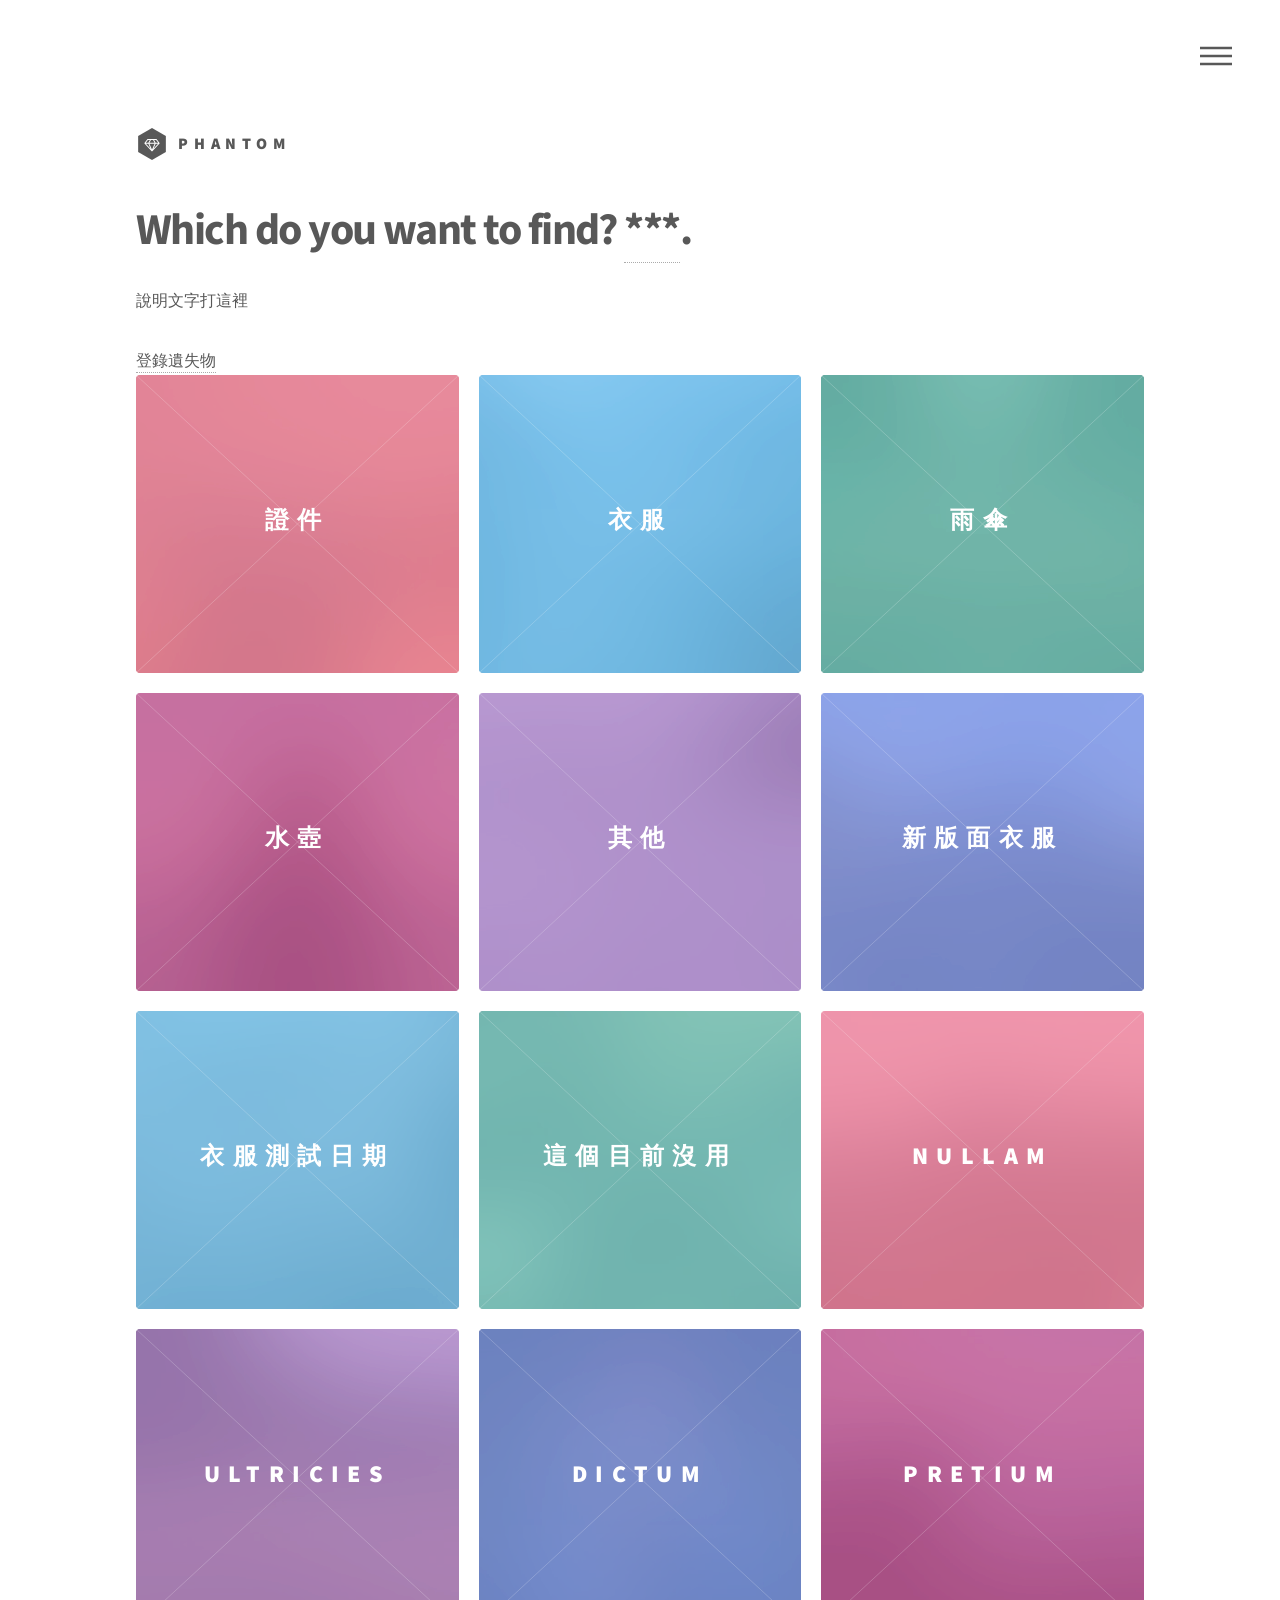
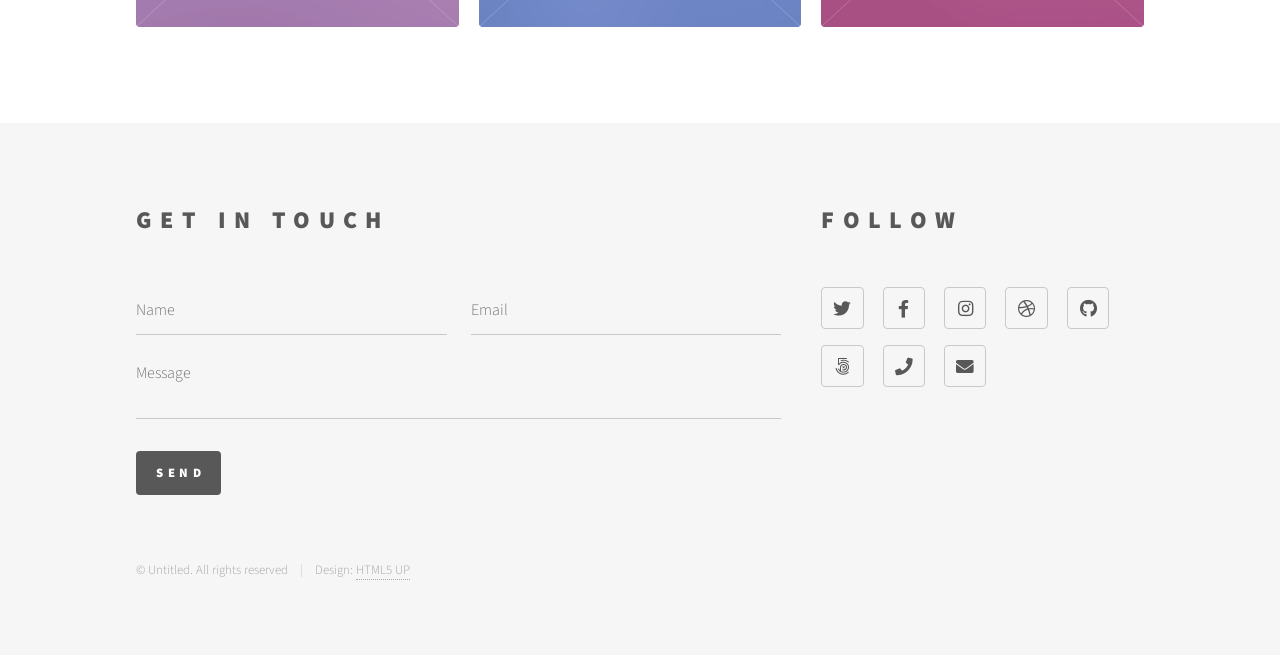
<file: index.html>
<!DOCTYPE HTML>
<!--
	Phantom by HTML5 UP
	html5up.net | @ajlkn
	Free for personal and commercial use under the CCA 3.0 license (html5up.net/license)
-->
<html>
	<head>
		<title>Phantom by HTML5 UP</title>
		<meta charset="utf-8" />
		<meta name="viewport" content="width=device-width, initial-scale=1, user-scalable=no" />
		<link rel="stylesheet" href="assets/css/main.css" />
		<noscript><link rel="stylesheet" href="assets/css/noscript.css" /></noscript>
	</head>
	<body class="is-preload">
		<!-- Wrapper -->
			<div id="wrapper">

				<!-- Header -->
					<header id="header">
						<div class="inner">

							<!-- Logo -->
								<a href="index.html" class="logo">
									<span class="symbol"><img src="images/logo.svg" alt="" /></span><span class="title">Phantom</span>
								</a>

							<!-- Nav -->
								<nav>
									<ul>
										<li><a href="#menu">Menu</a></li>
									</ul>
								</nav>

						</div>
					</header>

				<!-- Menu -->
					<nav id="menu">
						<h2>Menu</h2>
						<ul>
							<li><a href="index.html">Home</a></li>
							<li><a href="generic.html">Ipsum veroeros</a></li>
							<li><a href="generic.html">Tempus etiam</a></li>
							<li><a href="generic.html">Consequat dolor</a></li>
							<li><a href="elements.html">Elements</a></li>
						</ul>
					</nav>

				<!-- Main -->
					<div id="main">
						<div class="inner">
							<header>
								<h1>Which do you want to find? <a href="http://html5up.net">***</a>.</h1>
								<p>說明文字打這裡</p>
								<a href="find.html" target="_top" class="top">登錄遺失物</a><br>
							</header>
							<section class="tiles">
								<article class="style1">
									<span class="image">
										<img src="images/pic01.jpg" alt="" />
									</span>
									<a href="ID.html" value="1">
										<h2>證件</h2>
										<div class="content">
											<p>說明文字</p>
										</div>
									</a>
								</article>
								<article class="style2">
									<span class="image">
										<img src="images/pic02.jpg" alt="" />
									</span>
									<a href="cloth.html" value="2">
										<h2>衣服</h2>
										<div class="content">
											<p>說明文字</p>
										</div>
									</a>
								</article>
								<article class="style3">
									<span class="image">
										<img src="images/pic03.jpg" alt="" />
									</span>
									<a href="umbrella.php" value="3">
										<h2>雨傘</h2>
										<div class="content">
											<p>說明文字</p>
										</div>
									</a>
								</article>
								<article class="style4">
									<span class="image">
										<img src="images/pic04.jpg" alt="" />
									</span>
									<a href="bottle.php" value="4">
										<h2>水壺</h2>
										<div class="content">
											<p>說明</p>
										</div>
									</a>
								</article>
								<article class="style5">
									<span class="image">
										<img src="images/pic05.jpg" alt="" />
									</span>
									<a href="other.php" value="5">
										<h2>其他</h2>
										<div class="content">
											<p>說明文字</p>
										</div>
									</a>
								</article>
								<article class="style6">
									<span class="image">
										<img src="images/pic06.jpg" alt="" />
									</span>
									<a href="html5up-phantom/cloth.php">
										<h2>新版面衣服</h2>
										<div class="content">
											<p>Sed nisl arcu euismod sit amet nisi lorem etiam dolor veroeros et feugiat.</p>
										</div>
									</a>
								</article>
								<article class="style2">
									<span class="image">
										<img src="images/pic07.jpg" alt="" />
									</span>
									<a href="cloth_date.php">
										<h2>衣服測試日期</h2>
										<div class="content">
											<p>Sed nisl arcu euismod sit amet nisi lorem etiam dolor veroeros et feugiat.</p>
										</div>
									</a>
								</article>
								<article class="style3">
									<span class="image">
										<img src="images/pic08.jpg" alt="" />
									</span>
									<a href="cloth_date.php">
										<h2>這個目前沒用</h2>
										<div class="content">
											<p>Sed nisl arcu euismod sit amet nisi lorem etiam dolor veroeros et feugiat.</p>
										</div>
									</a>
								</article>
								<article class="style1">
									<span class="image">
										<img src="images/pic09.jpg" alt="" />
									</span>
									<a href="generic.html">
										<h2>Nullam</h2>
										<div class="content">
											<p>Sed nisl arcu euismod sit amet nisi lorem etiam dolor veroeros et feugiat.</p>
										</div>
									</a>
								</article>
								<article class="style5">
									<span class="image">
										<img src="images/pic10.jpg" alt="" />
									</span>
									<a href="generic.html">
										<h2>Ultricies</h2>
										<div class="content">
											<p>Sed nisl arcu euismod sit amet nisi lorem etiam dolor veroeros et feugiat.</p>
										</div>
									</a>
								</article>
								<article class="style6">
									<span class="image">
										<img src="images/pic11.jpg" alt="" />
									</span>
									<a href="generic.html">
										<h2>Dictum</h2>
										<div class="content">
											<p>Sed nisl arcu euismod sit amet nisi lorem etiam dolor veroeros et feugiat.</p>
										</div>
									</a>
								</article>
								<article class="style4">
									<span class="image">
										<img src="images/pic12.jpg" alt="" />
									</span>
									<a href="generic.html">
										<h2>Pretium</h2>
										<div class="content">
											<p>Sed nisl arcu euismod sit amet nisi lorem etiam dolor veroeros et feugiat.</p>
										</div>
									</a>
								</article>
							</section>
						</div>
					</div>

				<!-- Footer -->
					<footer id="footer">
						<div class="inner">
							<section>
								<h2>Get in touch</h2>
								<form method="post" action="#">
									<div class="fields">
										<div class="field half">
											<input type="text" name="name" id="name" placeholder="Name" />
										</div>
										<div class="field half">
											<input type="email" name="email" id="email" placeholder="Email" />
										</div>
										<div class="field">
											<textarea name="message" id="message" placeholder="Message"></textarea>
										</div>
									</div>
									<ul class="actions">
										<li><input type="submit" value="Send" class="primary" /></li>
									</ul>
								</form>
							</section>
							<section>
								<h2>Follow</h2>
								<ul class="icons">
									<li><a href="#" class="icon brands style2 fa-twitter"><span class="label">Twitter</span></a></li>
									<li><a href="#" class="icon brands style2 fa-facebook-f"><span class="label">Facebook</span></a></li>
									<li><a href="#" class="icon brands style2 fa-instagram"><span class="label">Instagram</span></a></li>
									<li><a href="#" class="icon brands style2 fa-dribbble"><span class="label">Dribbble</span></a></li>
									<li><a href="#" class="icon brands style2 fa-github"><span class="label">GitHub</span></a></li>
									<li><a href="#" class="icon brands style2 fa-500px"><span class="label">500px</span></a></li>
									<li><a href="#" class="icon solid style2 fa-phone"><span class="label">Phone</span></a></li>
									<li><a href="#" class="icon solid style2 fa-envelope"><span class="label">Email</span></a></li>
								</ul>
							</section>
							<ul class="copyright">
								<li>&copy; Untitled. All rights reserved</li><li>Design: <a href="http://html5up.net">HTML5 UP</a></li>
							</ul>
						</div>
					</footer>

			</div>

		<!-- Scripts -->
			<script src="assets/js/jquery.min.js"></script>
			<script src="assets/js/browser.min.js"></script>
			<script src="assets/js/breakpoints.min.js"></script>
			<script src="assets/js/util.js"></script>
			<script src="assets/js/main.js"></script>

	</body>
</html>

<!--
<!DOCTYPE html>
<html>
    <head>
        <meta charset="utf-8">
        <title>失物招領</title>
    </head>
    <body>

<h1>Which do you want to find?</h1>

這一段是原本註解掉的東西
<form method="post" enctype="multipart/form-data" action="upload.php">
    <input type="file" name="my_file">
    <input type="submit" value="Upload">
</form>

    <a href="find.html" target="_top" class="top">登錄遺失物</a><br>
    
    <a href="ID.html" target="_top" class="top" value="1">
        <img src="images/證件.png" width="625">
    </a>
    <a href="cloth.php" target="_top" class="top" value="2">
        <img src="images/衣服.png" width="625">
    </a>
    <a href="umbrella.php" target="_top" class="top" value="3">
        <img src="images/umbrella.png" width="625">
    </a>
    <a href="bottle.php" target="_top" class="top" value="4">
        <img src="images/bottle.png" width="625">
    </a>
    <a href="other.php" target="_top" class="top" value="5">
        <img src="images/other.png" width="625">
    </a>
    </body>
</html>

-->
</file>
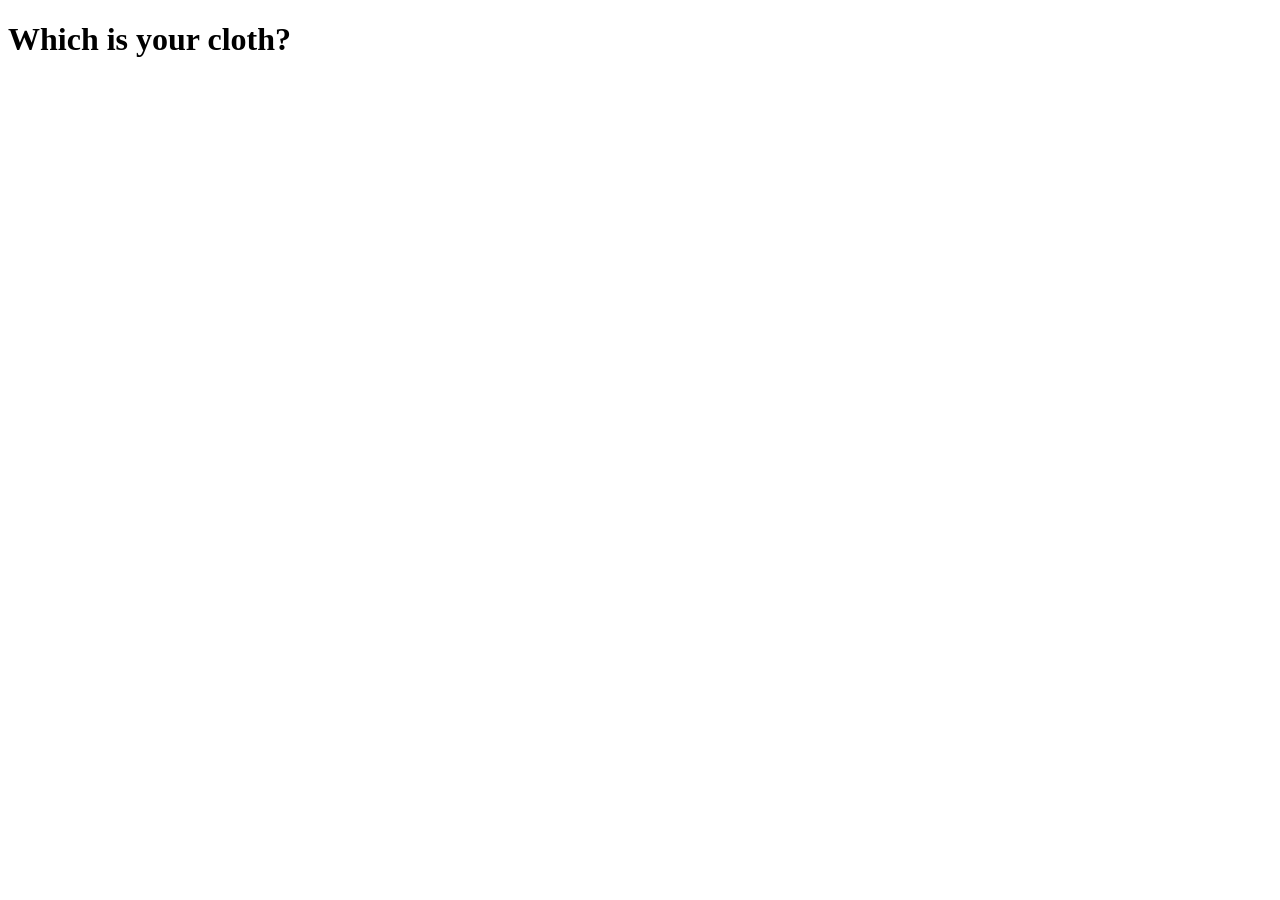
<file: cloth.html>
<!DOCTYPE html>
<html>
<head>
    <meta charset="utf-8">
    <title>失物招領</title>
    <style>
        .image-container {
            display: inline-block;
            text-align: center;
            margin: 10px;
        }

        .image-container img {
            max-width: 500px;
            max-height: 500px;
        }
    </style>
</head>
<body>
    <h1>Which is your cloth?</h1>
    <div class="row" id="imageContainer">
        <!-- 這裡會透過 JavaScript 動態加入資料 -->
    </div>

    <script>
        // 讀取資料並加入到 HTML 中
        fetch('cloth.php')
            .then(response => response.json())
            .then(data => {
                const imageContainer = document.getElementById('imageContainer');
                data.forEach(item => {
                    const container = document.createElement('div');
                    container.className = 'image-container';
                    const img = document.createElement('img');
                    img.src = item.item_picture;
                    img.alt = item.item_name;
                    const where = document.createElement('div');
                    where.textContent = '遺失處: ' + item.item_where;
                    const final = document.createElement('div');
                    final.textContent = '最後放置於: ' + item.item_final;
                    container.appendChild(img);
                    container.appendChild(where);
                    container.appendChild(final);
                    imageContainer.appendChild(container);
                });
            })
            .catch(error => console.error('讀取資料時發生錯誤：', error));
    </script>
</body>
</html>
</file>
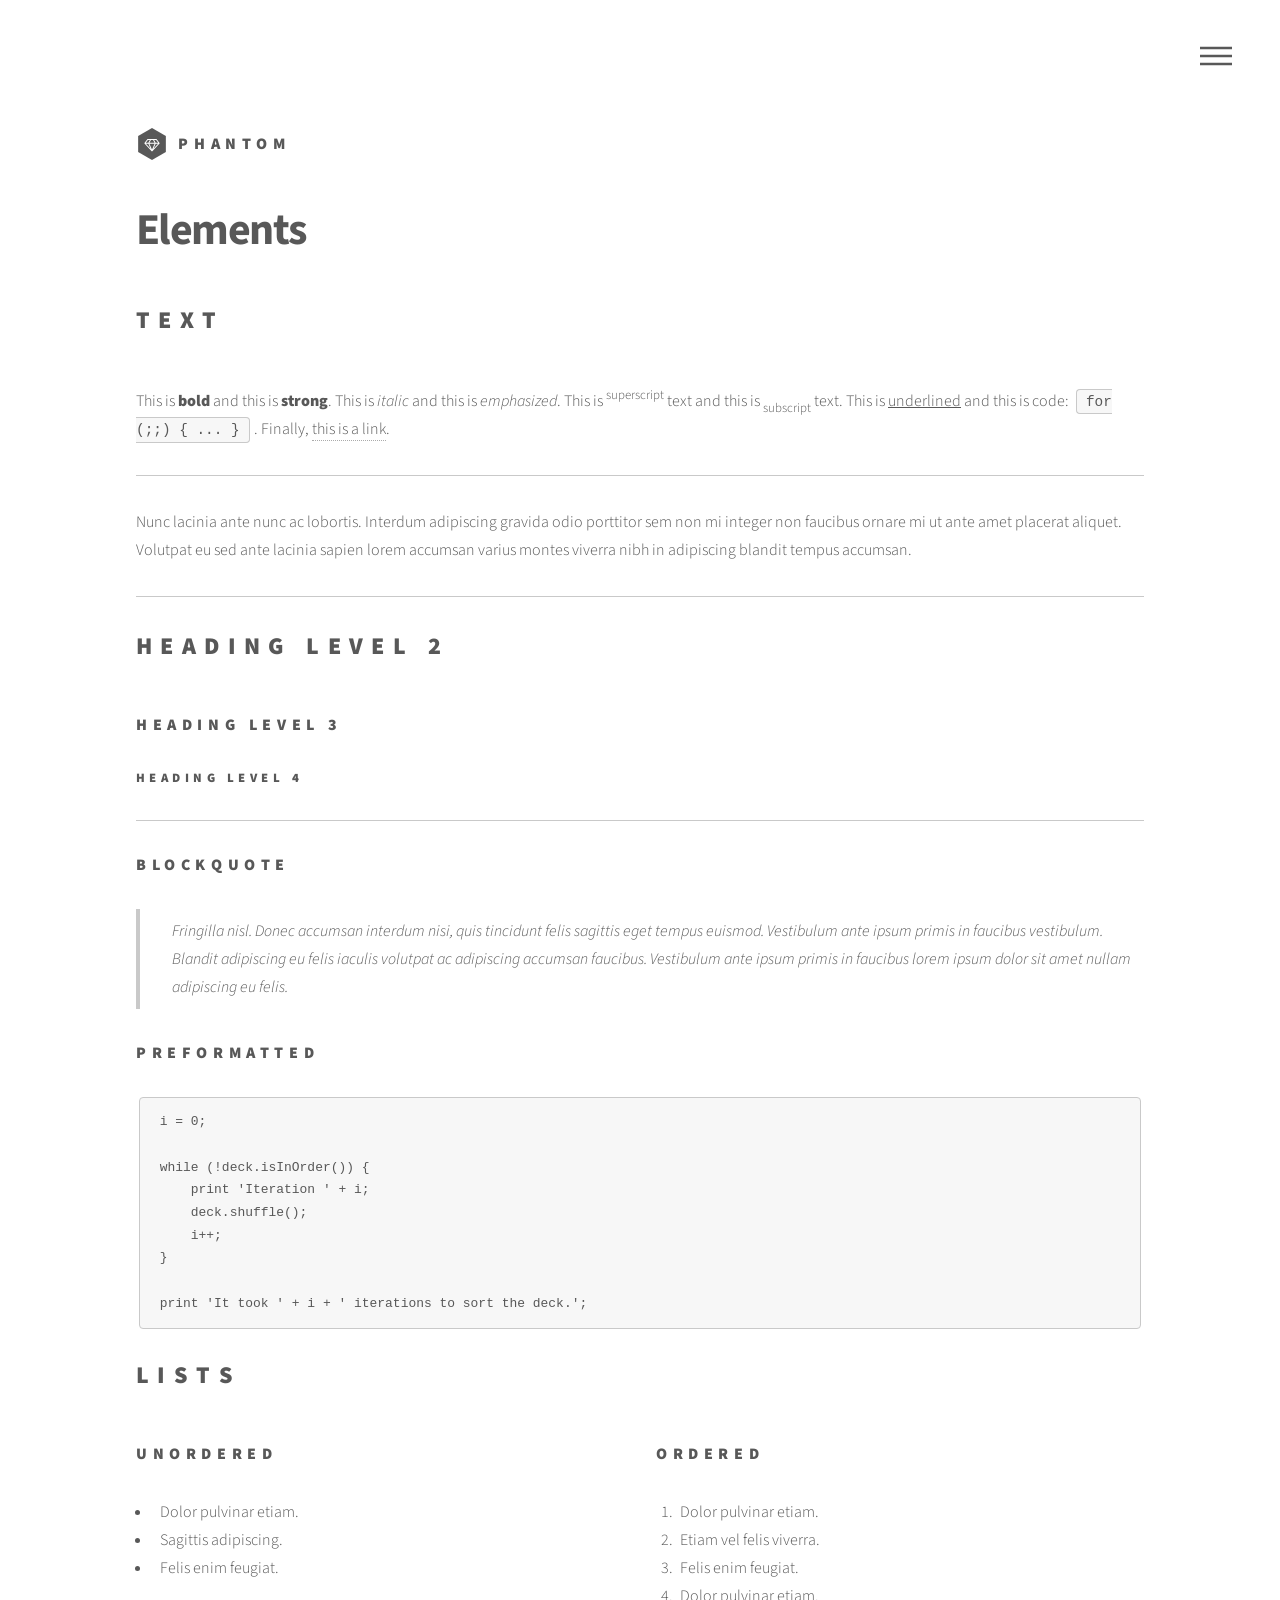
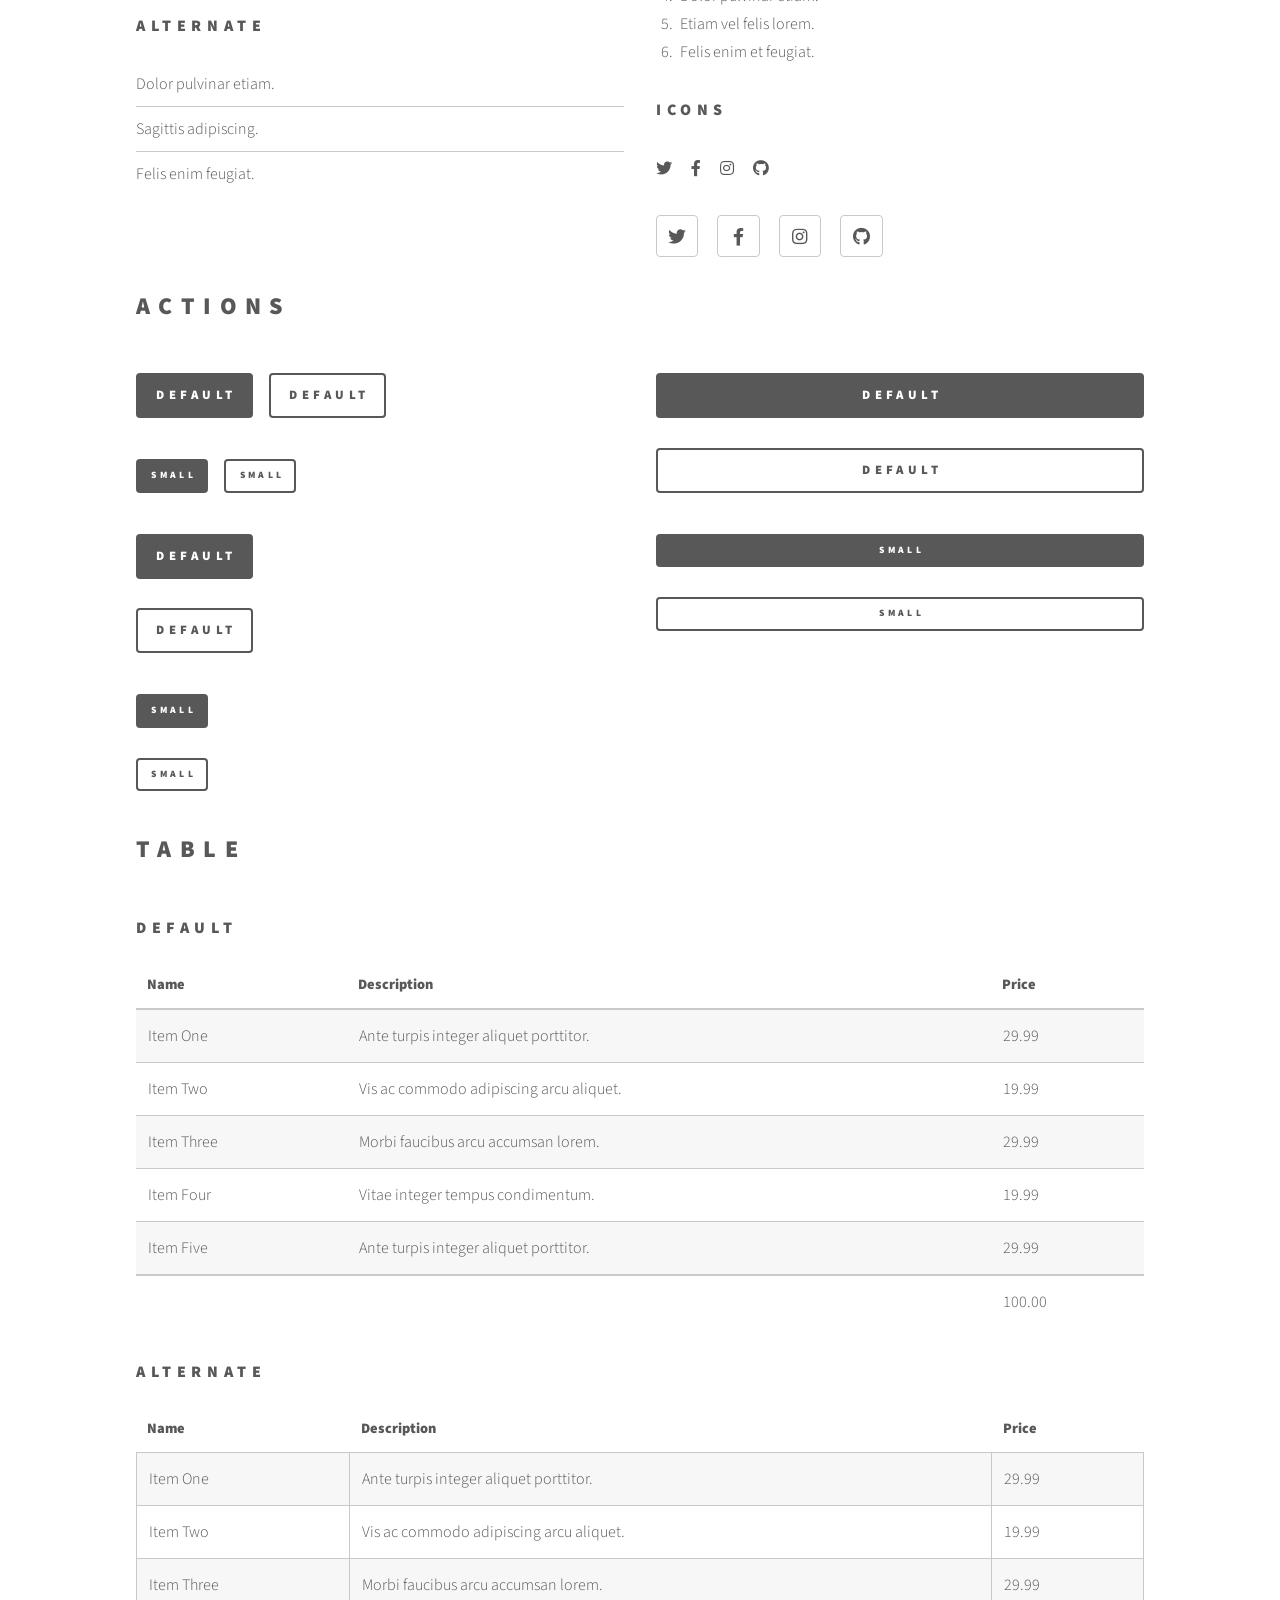
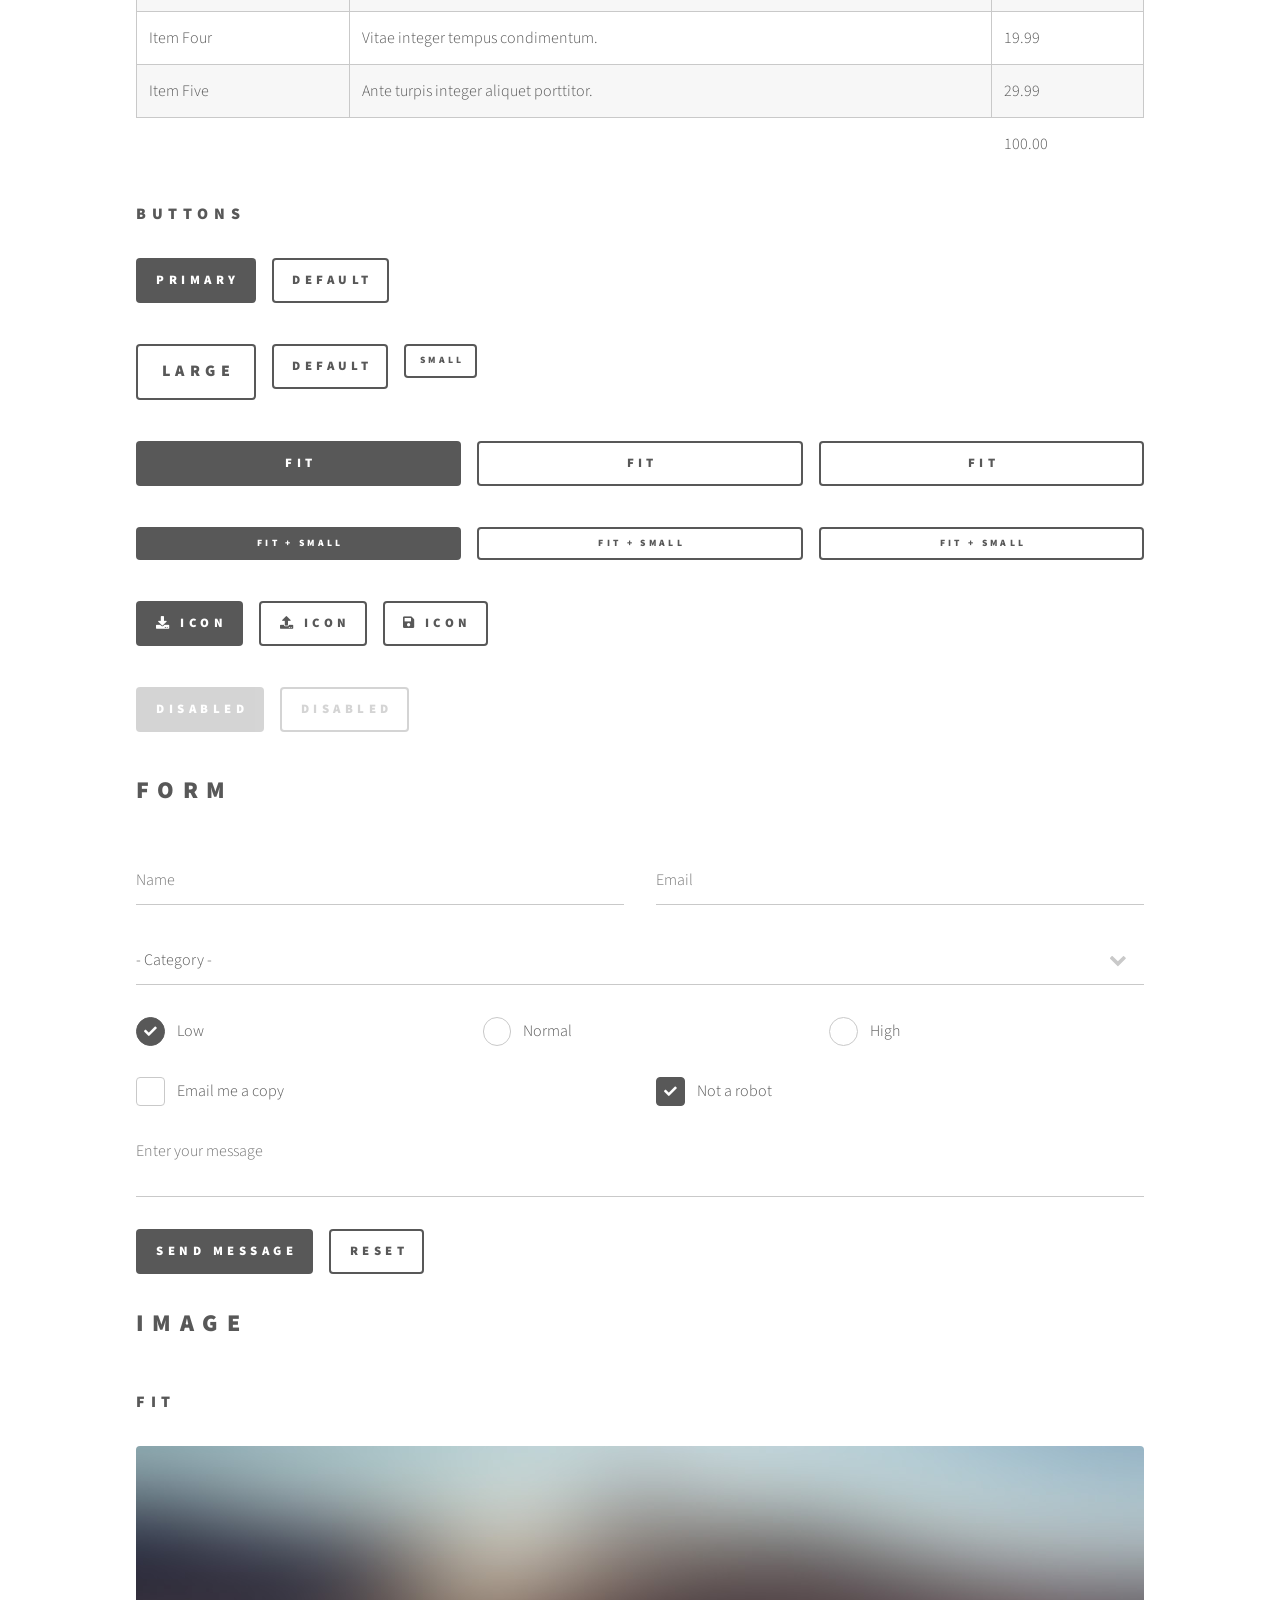
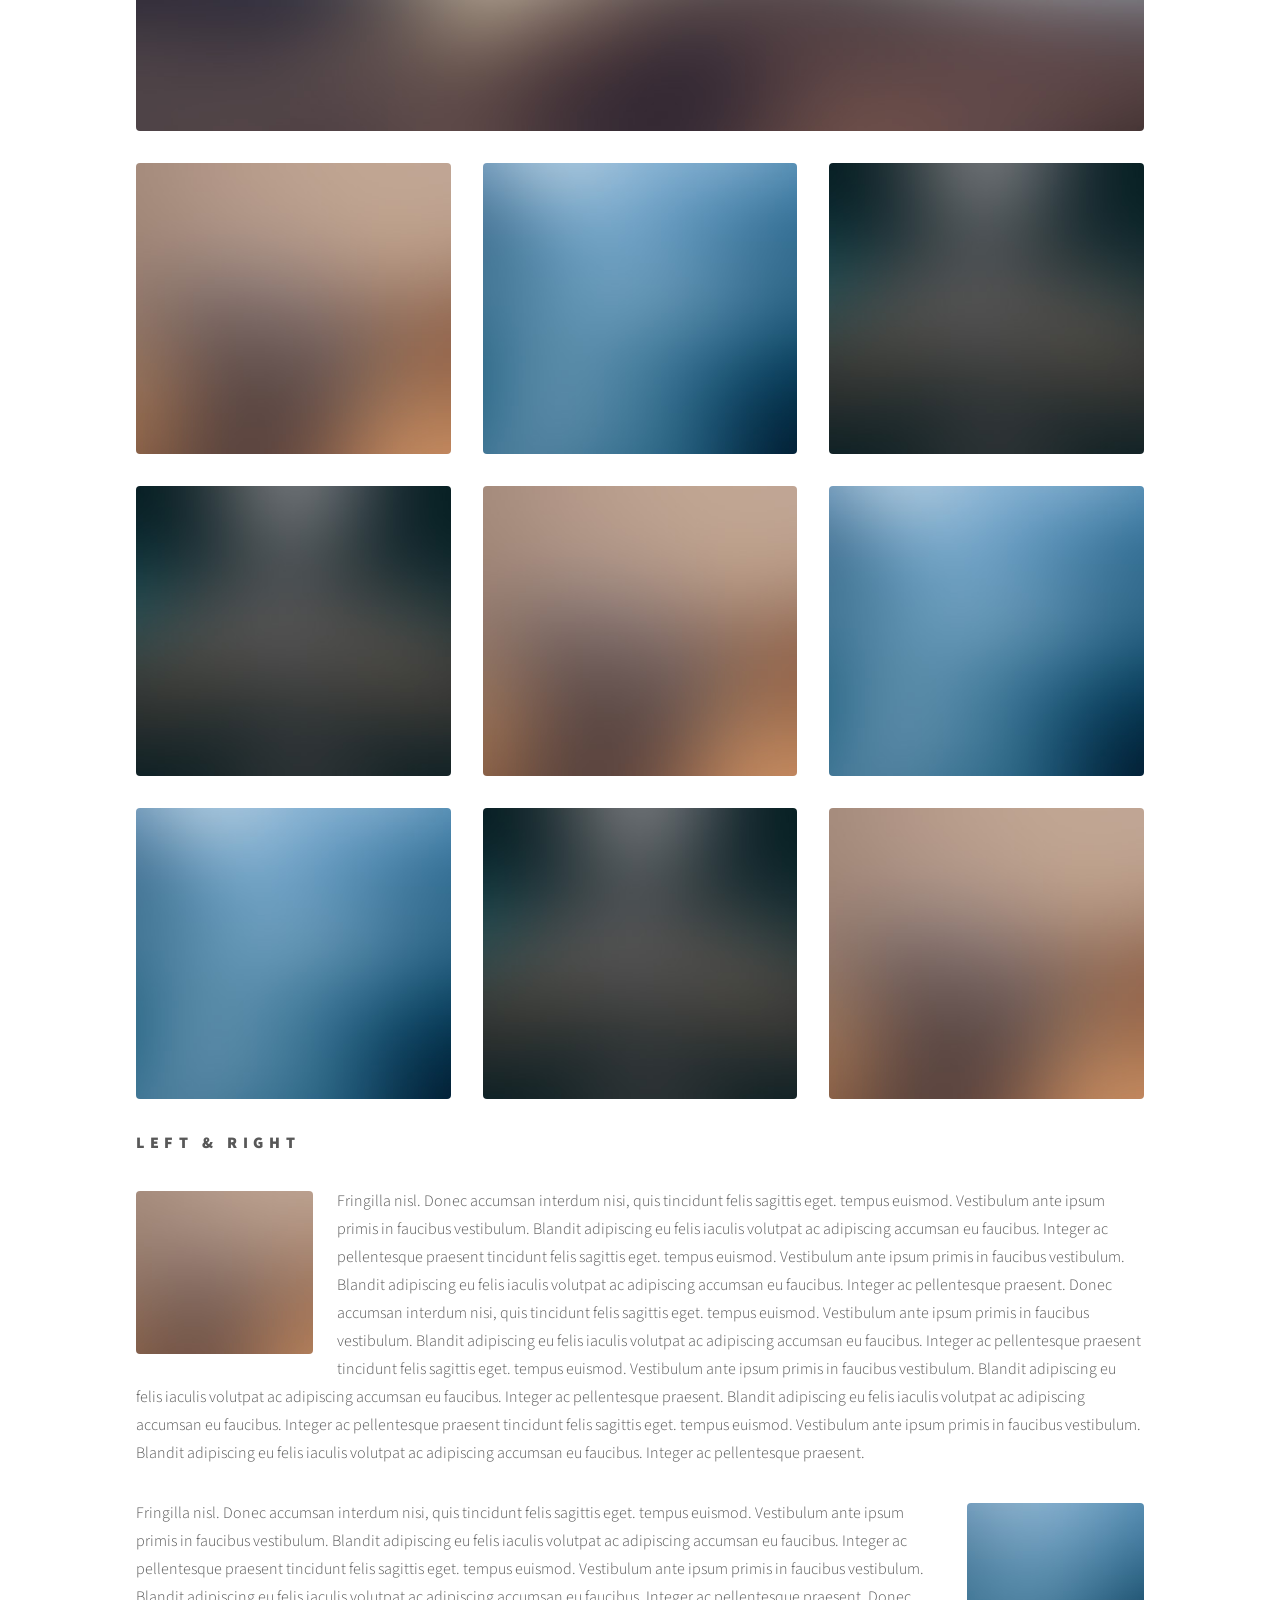
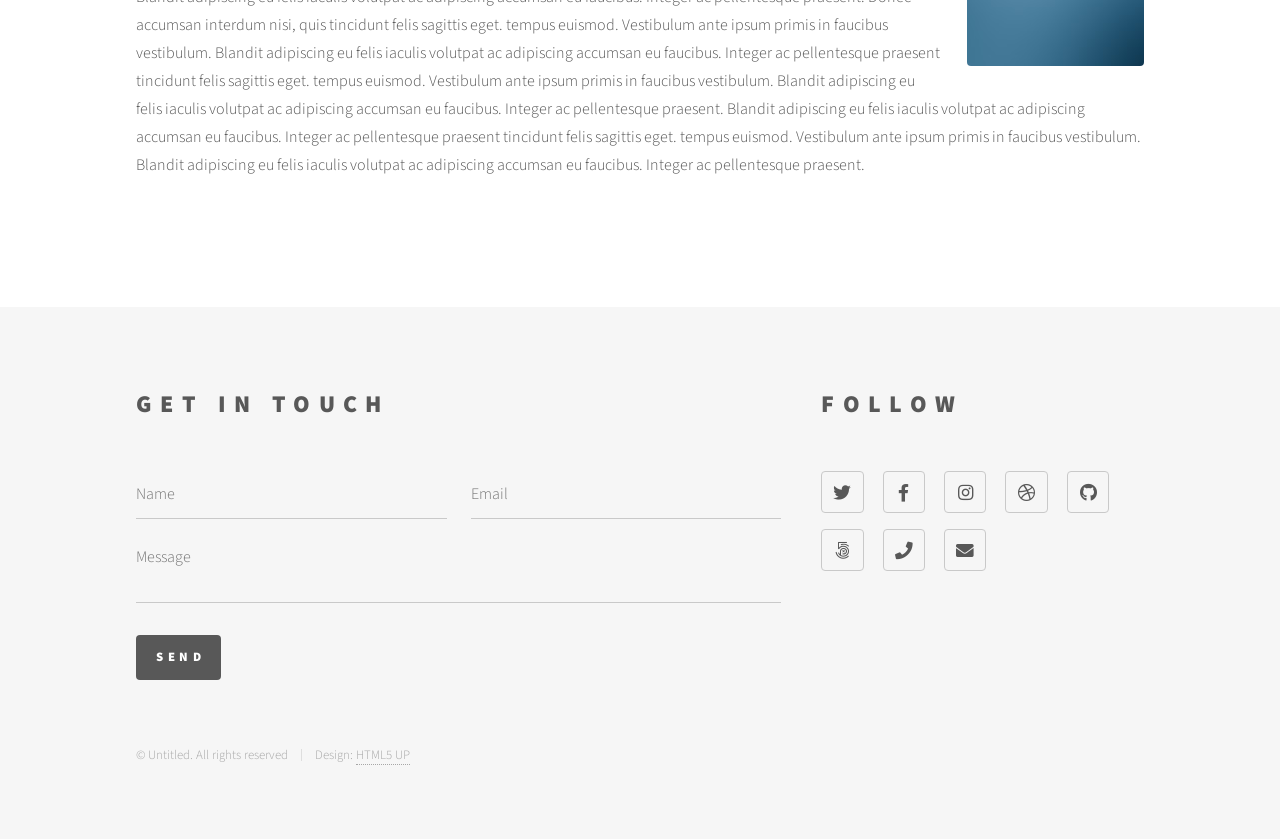
<file: elements.html>
<!DOCTYPE HTML>
<!--
	Phantom by HTML5 UP
	html5up.net | @ajlkn
	Free for personal and commercial use under the CCA 3.0 license (html5up.net/license)
-->
<html>
	<head>
		<title>Elements - Phantom by HTML5 UP</title>
		<meta charset="utf-8" />
		<meta name="viewport" content="width=device-width, initial-scale=1, user-scalable=no" />
		<link rel="stylesheet" href="assets/css/main.css" />
		<noscript><link rel="stylesheet" href="assets/css/noscript.css" /></noscript>
	</head>
	<body class="is-preload">
		<!-- Wrapper -->
			<div id="wrapper">

				<!-- Header -->
					<header id="header">
						<div class="inner">

							<!-- Logo -->
								<a href="index.html" class="logo">
									<span class="symbol"><img src="images/logo.svg" alt="" /></span><span class="title">Phantom</span>
								</a>

							<!-- Nav -->
								<nav>
									<ul>
										<li><a href="#menu">Menu</a></li>
									</ul>
								</nav>

						</div>
					</header>

				<!-- Menu -->
					<nav id="menu">
						<h2>Menu</h2>
						<ul>
							<li><a href="index.html">Home</a></li>
							<li><a href="generic.html">Ipsum veroeros</a></li>
							<li><a href="generic.html">Tempus etiam</a></li>
							<li><a href="generic.html">Consequat dolor</a></li>
							<li><a href="elements.html">Elements</a></li>
						</ul>
					</nav>

				<!-- Main -->
					<div id="main">
						<div class="inner">
							<h1>Elements</h1>

							<!-- Text -->
								<section>
									<h2>Text</h2>
									<p>This is <b>bold</b> and this is <strong>strong</strong>. This is <i>italic</i> and this is <em>emphasized</em>.
									This is <sup>superscript</sup> text and this is <sub>subscript</sub> text.
									This is <u>underlined</u> and this is code: <code>for (;;) { ... }</code>. Finally, <a href="#">this is a link</a>.</p>
									<hr />
									<p>Nunc lacinia ante nunc ac lobortis. Interdum adipiscing gravida odio porttitor sem non mi integer non faucibus ornare mi ut ante amet placerat aliquet. Volutpat eu sed ante lacinia sapien lorem accumsan varius montes viverra nibh in adipiscing blandit tempus accumsan.</p>
									<hr />
									<h2>Heading Level 2</h2>
									<h3>Heading Level 3</h3>
									<h4>Heading Level 4</h4>
									<hr />
									<h3>Blockquote</h3>
									<blockquote>Fringilla nisl. Donec accumsan interdum nisi, quis tincidunt felis sagittis eget tempus euismod. Vestibulum ante ipsum primis in faucibus vestibulum. Blandit adipiscing eu felis iaculis volutpat ac adipiscing accumsan faucibus. Vestibulum ante ipsum primis in faucibus lorem ipsum dolor sit amet nullam adipiscing eu felis.</blockquote>
									<h3>Preformatted</h3>
									<pre><code>i = 0;

while (!deck.isInOrder()) {
    print 'Iteration ' + i;
    deck.shuffle();
    i++;
}

print 'It took ' + i + ' iterations to sort the deck.';</code></pre>
								</section>

							<!-- Lists -->
								<section>
									<h2>Lists</h2>
									<div class="row">
										<div class="col-6 col-12-medium">
											<h3>Unordered</h3>
											<ul>
												<li>Dolor pulvinar etiam.</li>
												<li>Sagittis adipiscing.</li>
												<li>Felis enim feugiat.</li>
											</ul>
											<h3>Alternate</h3>
											<ul class="alt">
												<li>Dolor pulvinar etiam.</li>
												<li>Sagittis adipiscing.</li>
												<li>Felis enim feugiat.</li>
											</ul>
										</div>
										<div class="col-6 col-12-medium">
											<h3>Ordered</h3>
											<ol>
												<li>Dolor pulvinar etiam.</li>
												<li>Etiam vel felis viverra.</li>
												<li>Felis enim feugiat.</li>
												<li>Dolor pulvinar etiam.</li>
												<li>Etiam vel felis lorem.</li>
												<li>Felis enim et feugiat.</li>
											</ol>
											<h3>Icons</h3>
											<ul class="icons">
												<li><a href="#" class="icon brands style1 fa-twitter"><span class="label">Twitter</span></a></li>
												<li><a href="#" class="icon brands style1 fa-facebook-f"><span class="label">Facebook</span></a></li>
												<li><a href="#" class="icon brands style1 fa-instagram"><span class="label">Instagram</span></a></li>
												<li><a href="#" class="icon brands style1 fa-github"><span class="label">Github</span></a></li>
											</ul>
											<ul class="icons">
												<li><a href="#" class="icon brands style2 fa-twitter"><span class="label">Twitter</span></a></li>
												<li><a href="#" class="icon brands style2 fa-facebook-f"><span class="label">Facebook</span></a></li>
												<li><a href="#" class="icon brands style2 fa-instagram"><span class="label">Instagram</span></a></li>
												<li><a href="#" class="icon brands style2 fa-github"><span class="label">Github</span></a></li>
											</ul>
										</div>
									</div>
									<h2>Actions</h2>
									<div class="row">
										<div class="col-6 col-12-medium">
											<ul class="actions">
												<li><a href="#" class="button primary">Default</a></li>
												<li><a href="#" class="button">Default</a></li>
											</ul>
											<ul class="actions small">
												<li><a href="#" class="button primary small">Small</a></li>
												<li><a href="#" class="button small">Small</a></li>
											</ul>
											<ul class="actions stacked">
												<li><a href="#" class="button primary">Default</a></li>
												<li><a href="#" class="button">Default</a></li>
											</ul>
											<ul class="actions stacked">
												<li><a href="#" class="button primary small">Small</a></li>
												<li><a href="#" class="button small">Small</a></li>
											</ul>
										</div>
										<div class="col-6 col-12-medium">
											<ul class="actions stacked">
												<li><a href="#" class="button primary fit">Default</a></li>
												<li><a href="#" class="button fit">Default</a></li>
											</ul>
											<ul class="actions stacked">
												<li><a href="#" class="button primary small fit">Small</a></li>
												<li><a href="#" class="button small fit">Small</a></li>
											</ul>
										</div>
									</div>
								</section>

							<!-- Table -->
								<section>
									<h2>Table</h2>
									<h3>Default</h3>
									<div class="table-wrapper">
										<table>
											<thead>
												<tr>
													<th>Name</th>
													<th>Description</th>
													<th>Price</th>
												</tr>
											</thead>
											<tbody>
												<tr>
													<td>Item One</td>
													<td>Ante turpis integer aliquet porttitor.</td>
													<td>29.99</td>
												</tr>
												<tr>
													<td>Item Two</td>
													<td>Vis ac commodo adipiscing arcu aliquet.</td>
													<td>19.99</td>
												</tr>
												<tr>
													<td>Item Three</td>
													<td> Morbi faucibus arcu accumsan lorem.</td>
													<td>29.99</td>
												</tr>
												<tr>
													<td>Item Four</td>
													<td>Vitae integer tempus condimentum.</td>
													<td>19.99</td>
												</tr>
												<tr>
													<td>Item Five</td>
													<td>Ante turpis integer aliquet porttitor.</td>
													<td>29.99</td>
												</tr>
											</tbody>
											<tfoot>
												<tr>
													<td colspan="2"></td>
													<td>100.00</td>
												</tr>
											</tfoot>
										</table>
									</div>

									<h3>Alternate</h3>
									<div class="table-wrapper">
										<table class="alt">
											<thead>
												<tr>
													<th>Name</th>
													<th>Description</th>
													<th>Price</th>
												</tr>
											</thead>
											<tbody>
												<tr>
													<td>Item One</td>
													<td>Ante turpis integer aliquet porttitor.</td>
													<td>29.99</td>
												</tr>
												<tr>
													<td>Item Two</td>
													<td>Vis ac commodo adipiscing arcu aliquet.</td>
													<td>19.99</td>
												</tr>
												<tr>
													<td>Item Three</td>
													<td> Morbi faucibus arcu accumsan lorem.</td>
													<td>29.99</td>
												</tr>
												<tr>
													<td>Item Four</td>
													<td>Vitae integer tempus condimentum.</td>
													<td>19.99</td>
												</tr>
												<tr>
													<td>Item Five</td>
													<td>Ante turpis integer aliquet porttitor.</td>
													<td>29.99</td>
												</tr>
											</tbody>
											<tfoot>
												<tr>
													<td colspan="2"></td>
													<td>100.00</td>
												</tr>
											</tfoot>
										</table>
									</div>
								</section>

							<!-- Buttons -->
								<section>
									<h3>Buttons</h3>
									<ul class="actions">
										<li><a href="#" class="button primary">Primary</a></li>
										<li><a href="#" class="button">Default</a></li>
									</ul>
									<ul class="actions">
										<li><a href="#" class="button large">Large</a></li>
										<li><a href="#" class="button">Default</a></li>
										<li><a href="#" class="button small">Small</a></li>
									</ul>
									<ul class="actions fit">
										<li><a href="#" class="button primary fit">Fit</a></li>
										<li><a href="#" class="button fit">Fit</a></li>
										<li><a href="#" class="button fit">Fit</a></li>
									</ul>
									<ul class="actions fit small">
										<li><a href="#" class="button primary fit small">Fit + Small</a></li>
										<li><a href="#" class="button fit small">Fit + Small</a></li>
										<li><a href="#" class="button fit small">Fit + Small</a></li>
									</ul>
									<ul class="actions">
										<li><a href="#" class="button primary icon solid fa-download">Icon</a></li>
										<li><a href="#" class="button icon solid fa-upload">Icon</a></li>
										<li><a href="#" class="button icon solid fa-save">Icon</a></li>
									</ul>
									<ul class="actions">
										<li><span class="button primary disabled">Disabled</span></li>
										<li><span class="button disabled">Disabled</span></li>
									</ul>
								</section>

							<!-- Form -->
								<section>
									<h2>Form</h2>
									<form method="post" action="#">
										<div class="row gtr-uniform">
											<div class="col-6 col-12-xsmall">
												<input type="text" name="demo-name" id="demo-name" value="" placeholder="Name" />
											</div>
											<div class="col-6 col-12-xsmall">
												<input type="email" name="demo-email" id="demo-email" value="" placeholder="Email" />
											</div>
											<div class="col-12">
												<select name="demo-category" id="demo-category">
													<option value="">- Category -</option>
													<option value="1">Manufacturing</option>
													<option value="1">Shipping</option>
													<option value="1">Administration</option>
													<option value="1">Human Resources</option>
												</select>
											</div>
											<div class="col-4 col-12-small">
												<input type="radio" id="demo-priority-low" name="demo-priority" checked>
												<label for="demo-priority-low">Low</label>
											</div>
											<div class="col-4 col-12-small">
												<input type="radio" id="demo-priority-normal" name="demo-priority">
												<label for="demo-priority-normal">Normal</label>
											</div>
											<div class="col-4 col-12-small">
												<input type="radio" id="demo-priority-high" name="demo-priority">
												<label for="demo-priority-high">High</label>
											</div>
											<div class="col-6 col-12-small">
												<input type="checkbox" id="demo-copy" name="demo-copy">
												<label for="demo-copy">Email me a copy</label>
											</div>
											<div class="col-6 col-12-small">
												<input type="checkbox" id="demo-human" name="demo-human" checked>
												<label for="demo-human">Not a robot</label>
											</div>
											<div class="col-12">
												<textarea name="demo-message" id="demo-message" placeholder="Enter your message" rows="6"></textarea>
											</div>
											<div class="col-12">
												<ul class="actions">
													<li><input type="submit" value="Send Message" class="primary" /></li>
													<li><input type="reset" value="Reset" /></li>
												</ul>
											</div>
										</div>
									</form>
								</section>

							<!-- Image -->
								<section>
									<h2>Image</h2>
									<h3>Fit</h3>
									<div class="box alt">
										<div class="row gtr-uniform">
											<div class="col-12"><span class="image fit"><img src="images/pic13.jpg" alt="" /></span></div>
											<div class="col-4"><span class="image fit"><img src="images/pic01.jpg" alt="" /></span></div>
											<div class="col-4"><span class="image fit"><img src="images/pic02.jpg" alt="" /></span></div>
											<div class="col-4"><span class="image fit"><img src="images/pic03.jpg" alt="" /></span></div>
											<div class="col-4"><span class="image fit"><img src="images/pic03.jpg" alt="" /></span></div>
											<div class="col-4"><span class="image fit"><img src="images/pic01.jpg" alt="" /></span></div>
											<div class="col-4"><span class="image fit"><img src="images/pic02.jpg" alt="" /></span></div>
											<div class="col-4"><span class="image fit"><img src="images/pic02.jpg" alt="" /></span></div>
											<div class="col-4"><span class="image fit"><img src="images/pic03.jpg" alt="" /></span></div>
											<div class="col-4"><span class="image fit"><img src="images/pic01.jpg" alt="" /></span></div>
										</div>
									</div>
									<h3>Left &amp; Right</h3>
									<p><span class="image left"><img src="images/pic14.jpg" alt="" /></span>Fringilla nisl. Donec accumsan interdum nisi, quis tincidunt felis sagittis eget. tempus euismod. Vestibulum ante ipsum primis in faucibus vestibulum. Blandit adipiscing eu felis iaculis volutpat ac adipiscing accumsan eu faucibus. Integer ac pellentesque praesent tincidunt felis sagittis eget. tempus euismod. Vestibulum ante ipsum primis in faucibus vestibulum. Blandit adipiscing eu felis iaculis volutpat ac adipiscing accumsan eu faucibus. Integer ac pellentesque praesent. Donec accumsan interdum nisi, quis tincidunt felis sagittis eget. tempus euismod. Vestibulum ante ipsum primis in faucibus vestibulum. Blandit adipiscing eu felis iaculis volutpat ac adipiscing accumsan eu faucibus. Integer ac pellentesque praesent tincidunt felis sagittis eget. tempus euismod. Vestibulum ante ipsum primis in faucibus vestibulum. Blandit adipiscing eu felis iaculis volutpat ac adipiscing accumsan eu faucibus. Integer ac pellentesque praesent. Blandit adipiscing eu felis iaculis volutpat ac adipiscing accumsan eu faucibus. Integer ac pellentesque praesent tincidunt felis sagittis eget. tempus euismod. Vestibulum ante ipsum primis in faucibus vestibulum. Blandit adipiscing eu felis iaculis volutpat ac adipiscing accumsan eu faucibus. Integer ac pellentesque praesent.</p>
									<p><span class="image right"><img src="images/pic15.jpg" alt="" /></span>Fringilla nisl. Donec accumsan interdum nisi, quis tincidunt felis sagittis eget. tempus euismod. Vestibulum ante ipsum primis in faucibus vestibulum. Blandit adipiscing eu felis iaculis volutpat ac adipiscing accumsan eu faucibus. Integer ac pellentesque praesent tincidunt felis sagittis eget. tempus euismod. Vestibulum ante ipsum primis in faucibus vestibulum. Blandit adipiscing eu felis iaculis volutpat ac adipiscing accumsan eu faucibus. Integer ac pellentesque praesent. Donec accumsan interdum nisi, quis tincidunt felis sagittis eget. tempus euismod. Vestibulum ante ipsum primis in faucibus vestibulum. Blandit adipiscing eu felis iaculis volutpat ac adipiscing accumsan eu faucibus. Integer ac pellentesque praesent tincidunt felis sagittis eget. tempus euismod. Vestibulum ante ipsum primis in faucibus vestibulum. Blandit adipiscing eu felis iaculis volutpat ac adipiscing accumsan eu faucibus. Integer ac pellentesque praesent. Blandit adipiscing eu felis iaculis volutpat ac adipiscing accumsan eu faucibus. Integer ac pellentesque praesent tincidunt felis sagittis eget. tempus euismod. Vestibulum ante ipsum primis in faucibus vestibulum. Blandit adipiscing eu felis iaculis volutpat ac adipiscing accumsan eu faucibus. Integer ac pellentesque praesent.</p>
								</section>

						</div>
					</div>

				<!-- Footer -->
					<footer id="footer">
						<div class="inner">
							<section>
								<h2>Get in touch</h2>
								<form method="post" action="#">
									<div class="fields">
										<div class="field half">
											<input type="text" name="name" id="name" placeholder="Name" />
										</div>
										<div class="field half">
											<input type="email" name="email" id="email" placeholder="Email" />
										</div>
										<div class="field">
											<textarea name="message" id="message" placeholder="Message"></textarea>
										</div>
									</div>
									<ul class="actions">
										<li><input type="submit" value="Send" class="primary" /></li>
									</ul>
								</form>
							</section>
							<section>
								<h2>Follow</h2>
								<ul class="icons">
									<li><a href="#" class="icon brands style2 fa-twitter"><span class="label">Twitter</span></a></li>
									<li><a href="#" class="icon brands style2 fa-facebook-f"><span class="label">Facebook</span></a></li>
									<li><a href="#" class="icon brands style2 fa-instagram"><span class="label">Instagram</span></a></li>
									<li><a href="#" class="icon brands style2 fa-dribbble"><span class="label">Dribbble</span></a></li>
									<li><a href="#" class="icon brands style2 fa-github"><span class="label">GitHub</span></a></li>
									<li><a href="#" class="icon brands style2 fa-500px"><span class="label">500px</span></a></li>
									<li><a href="#" class="icon solid style2 fa-phone"><span class="label">Phone</span></a></li>
									<li><a href="#" class="icon solid style2 fa-envelope"><span class="label">Email</span></a></li>
								</ul>
							</section>
							<ul class="copyright">
								<li>&copy; Untitled. All rights reserved</li><li>Design: <a href="http://html5up.net">HTML5 UP</a></li>
							</ul>
						</div>
					</footer>

			</div>

		<!-- Scripts -->
			<script src="assets/js/jquery.min.js"></script>
			<script src="assets/js/browser.min.js"></script>
			<script src="assets/js/breakpoints.min.js"></script>
			<script src="assets/js/util.js"></script>
			<script src="assets/js/main.js"></script>

	</body>
</html>
</file>
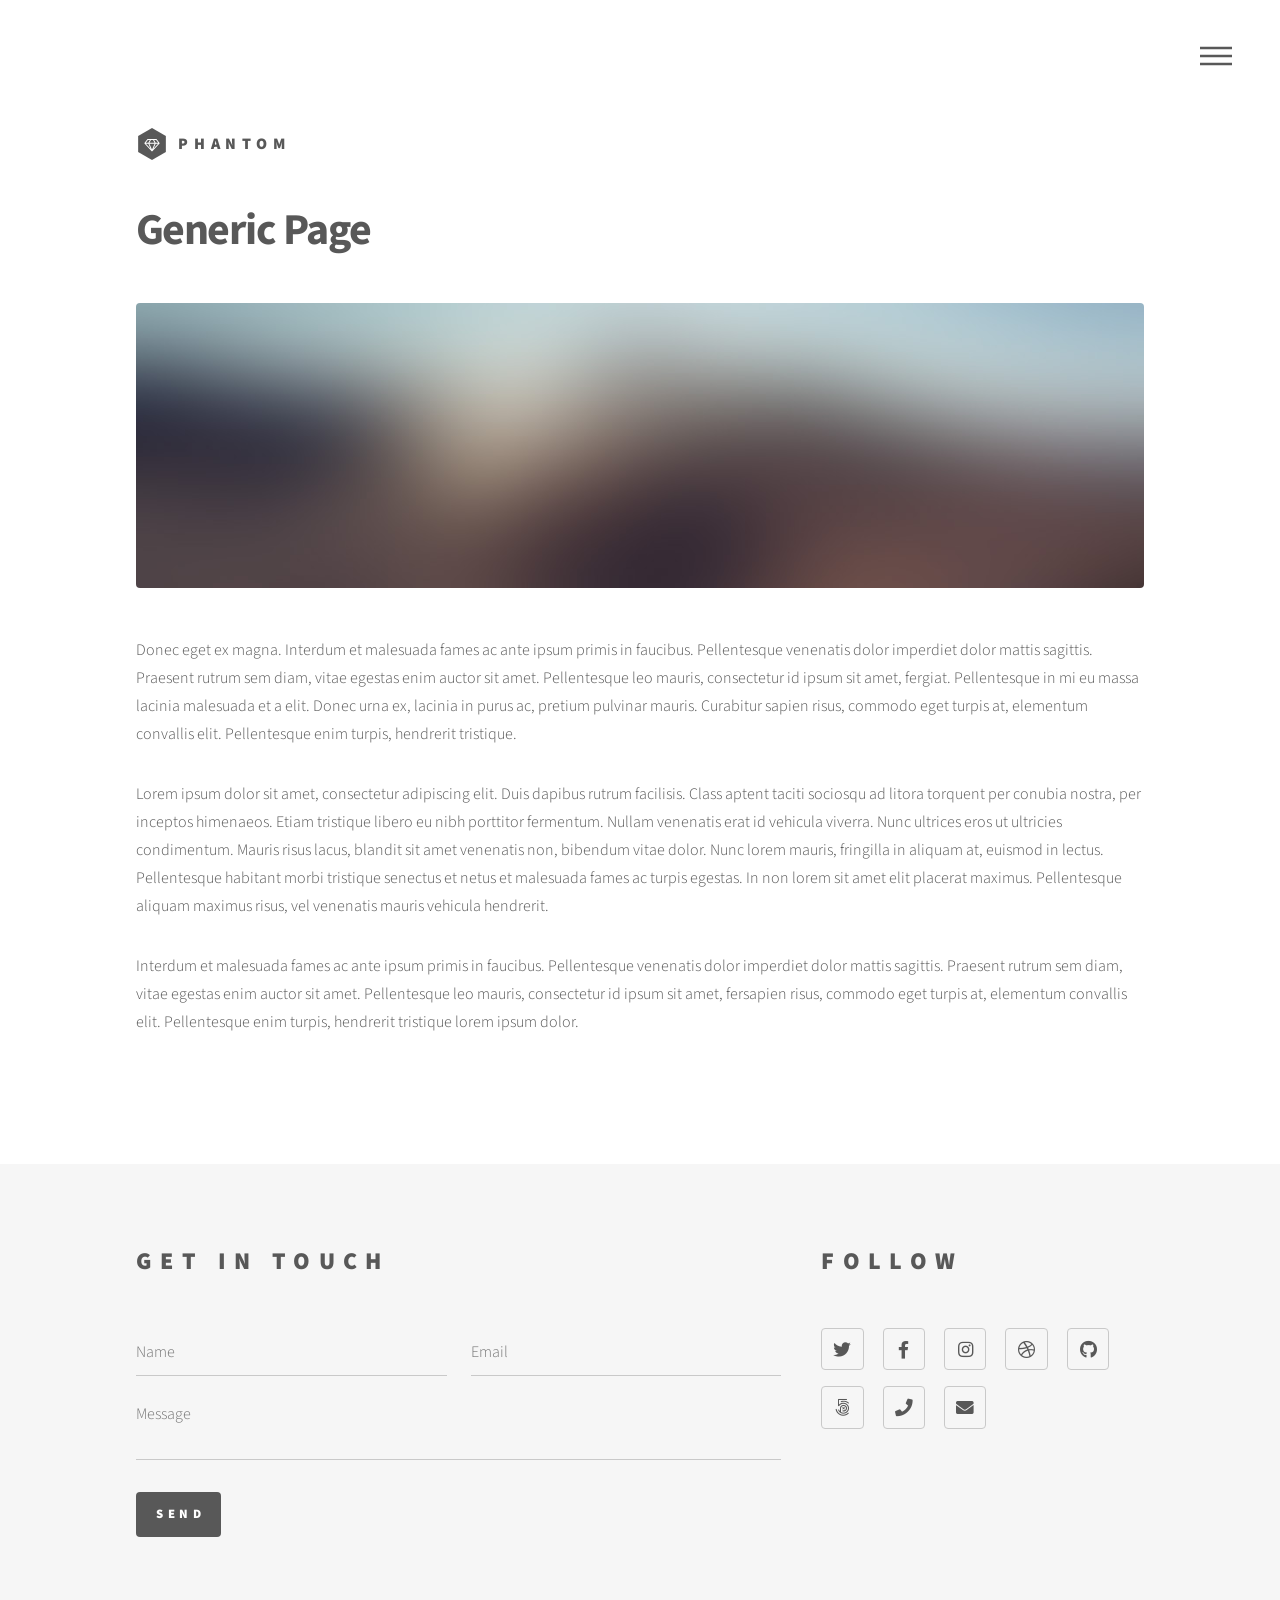
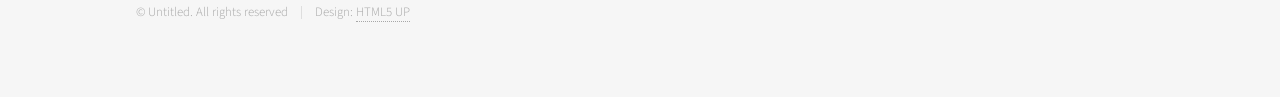
<file: generic.html>
<!DOCTYPE HTML>
<!--
	Phantom by HTML5 UP
	html5up.net | @ajlkn
	Free for personal and commercial use under the CCA 3.0 license (html5up.net/license)
-->
<html>
	<head>
		<title>Generic - Phantom by HTML5 UP</title>
		<meta charset="utf-8" />
		<meta name="viewport" content="width=device-width, initial-scale=1, user-scalable=no" />
		<link rel="stylesheet" href="assets/css/main.css" />
		<noscript><link rel="stylesheet" href="assets/css/noscript.css" /></noscript>
	</head>
	<body class="is-preload">
		<!-- Wrapper -->
			<div id="wrapper">

				<!-- Header -->
					<header id="header">
						<div class="inner">

							<!-- Logo -->
								<a href="index.html" class="logo">
									<span class="symbol"><img src="images/logo.svg" alt="" /></span><span class="title">Phantom</span>
								</a>

							<!-- Nav -->
								<nav>
									<ul>
										<li><a href="#menu">Menu</a></li>
									</ul>
								</nav>

						</div>
					</header>

				<!-- Menu -->
					<nav id="menu">
						<h2>Menu</h2>
						<ul>
							<li><a href="index.html">Home</a></li>
							<li><a href="generic.html">Ipsum veroeros</a></li>
							<li><a href="generic.html">Tempus etiam</a></li>
							<li><a href="generic.html">Consequat dolor</a></li>
							<li><a href="elements.html">Elements</a></li>
						</ul>
					</nav>

				<!-- Main -->
					<div id="main">
						<div class="inner">
							<h1>Generic Page</h1>
							<span class="image main"><img src="images/pic13.jpg" alt="" /></span>
							<p>Donec eget ex magna. Interdum et malesuada fames ac ante ipsum primis in faucibus. Pellentesque venenatis dolor imperdiet dolor mattis sagittis. Praesent rutrum sem diam, vitae egestas enim auctor sit amet. Pellentesque leo mauris, consectetur id ipsum sit amet, fergiat. Pellentesque in mi eu massa lacinia malesuada et a elit. Donec urna ex, lacinia in purus ac, pretium pulvinar mauris. Curabitur sapien risus, commodo eget turpis at, elementum convallis elit. Pellentesque enim turpis, hendrerit tristique.</p>
							<p>Lorem ipsum dolor sit amet, consectetur adipiscing elit. Duis dapibus rutrum facilisis. Class aptent taciti sociosqu ad litora torquent per conubia nostra, per inceptos himenaeos. Etiam tristique libero eu nibh porttitor fermentum. Nullam venenatis erat id vehicula viverra. Nunc ultrices eros ut ultricies condimentum. Mauris risus lacus, blandit sit amet venenatis non, bibendum vitae dolor. Nunc lorem mauris, fringilla in aliquam at, euismod in lectus. Pellentesque habitant morbi tristique senectus et netus et malesuada fames ac turpis egestas. In non lorem sit amet elit placerat maximus. Pellentesque aliquam maximus risus, vel venenatis mauris vehicula hendrerit.</p>
							<p>Interdum et malesuada fames ac ante ipsum primis in faucibus. Pellentesque venenatis dolor imperdiet dolor mattis sagittis. Praesent rutrum sem diam, vitae egestas enim auctor sit amet. Pellentesque leo mauris, consectetur id ipsum sit amet, fersapien risus, commodo eget turpis at, elementum convallis elit. Pellentesque enim turpis, hendrerit tristique lorem ipsum dolor.</p>
						</div>
					</div>

				<!-- Footer -->
					<footer id="footer">
						<div class="inner">
							<section>
								<h2>Get in touch</h2>
								<form method="post" action="#">
									<div class="fields">
										<div class="field half">
											<input type="text" name="name" id="name" placeholder="Name" />
										</div>
										<div class="field half">
											<input type="email" name="email" id="email" placeholder="Email" />
										</div>
										<div class="field">
											<textarea name="message" id="message" placeholder="Message"></textarea>
										</div>
									</div>
									<ul class="actions">
										<li><input type="submit" value="Send" class="primary" /></li>
									</ul>
								</form>
							</section>
							<section>
								<h2>Follow</h2>
								<ul class="icons">
									<li><a href="#" class="icon brands style2 fa-twitter"><span class="label">Twitter</span></a></li>
									<li><a href="#" class="icon brands style2 fa-facebook-f"><span class="label">Facebook</span></a></li>
									<li><a href="#" class="icon brands style2 fa-instagram"><span class="label">Instagram</span></a></li>
									<li><a href="#" class="icon brands style2 fa-dribbble"><span class="label">Dribbble</span></a></li>
									<li><a href="#" class="icon brands style2 fa-github"><span class="label">GitHub</span></a></li>
									<li><a href="#" class="icon brands style2 fa-500px"><span class="label">500px</span></a></li>
									<li><a href="#" class="icon solid style2 fa-phone"><span class="label">Phone</span></a></li>
									<li><a href="#" class="icon solid style2 fa-envelope"><span class="label">Email</span></a></li>
								</ul>
							</section>
							<ul class="copyright">
								<li>&copy; Untitled. All rights reserved</li><li>Design: <a href="http://html5up.net">HTML5 UP</a></li>
							</ul>
						</div>
					</footer>

			</div>

		<!-- Scripts -->
			<script src="assets/js/jquery.min.js"></script>
			<script src="assets/js/browser.min.js"></script>
			<script src="assets/js/breakpoints.min.js"></script>
			<script src="assets/js/util.js"></script>
			<script src="assets/js/main.js"></script>

	</body>
</html>
</file>
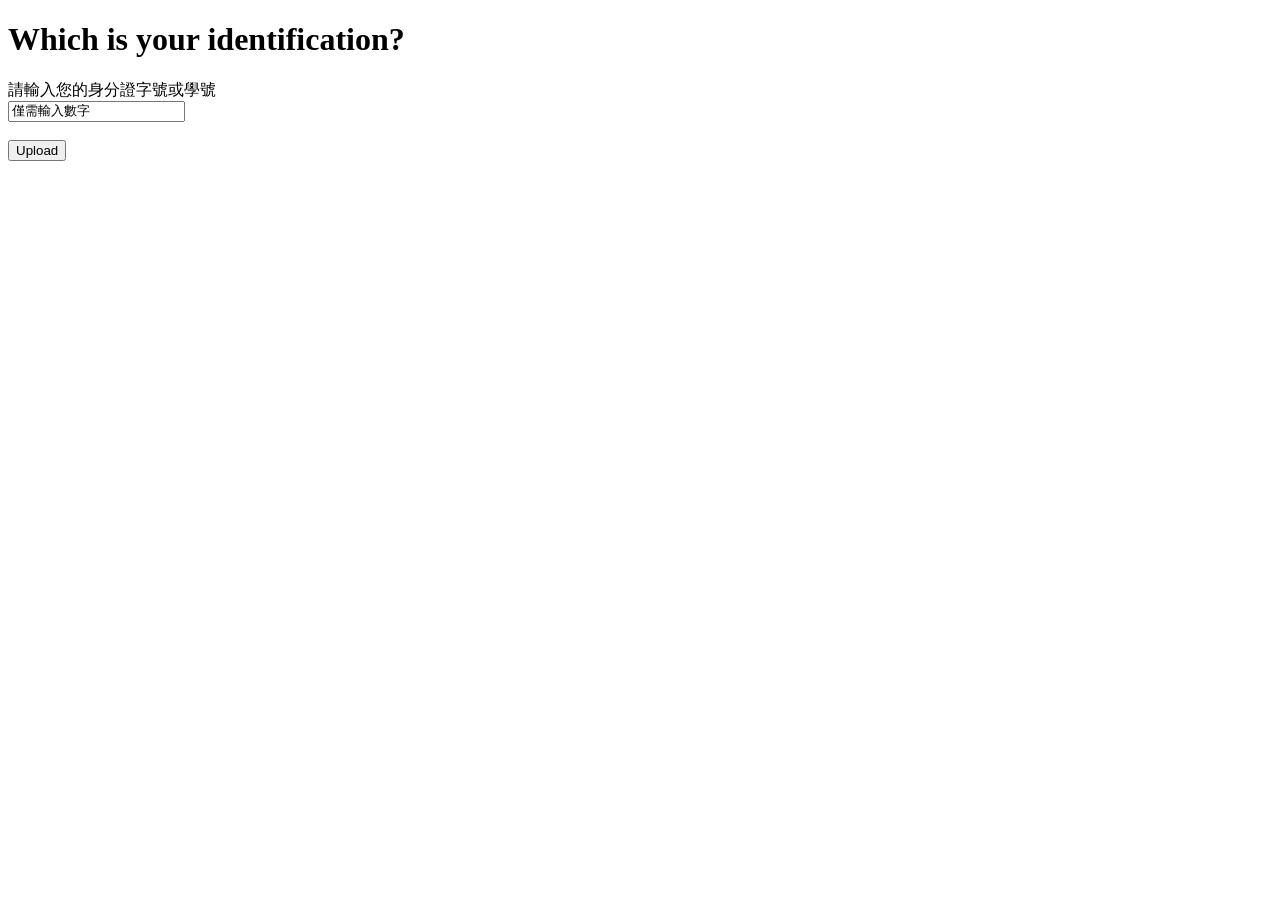
<file: ID.html>
<!DOCTYPE html>
<html>
    <head>
        <meta charset="utf-8">
        <title>失物招領</title>
    </head>
    <body>

    <h1>Which is your identification?</h1>
    
    <form method="post" enctype="multipart/form-data" action="ID.php">
        <label for="fnum">請輸入您的身分證字號或學號</label><br>
        <input type="text" name="num" value="僅需輸入數字"><br><br>     

        <input type="submit" value="Upload">
    </form>


    </body>
</html>
</file>
<file: assets/css/noscript.css>
/*
	Phantom by HTML5 UP
	html5up.net | @ajlkn
	Free for personal and commercial use under the CCA 3.0 license (html5up.net/license)
*/

/* Tiles */

	body.is-preload .tiles article {
		-moz-transform: none;
		-webkit-transform: none;
		-ms-transform: none;
		transform: none;
		opacity: 1;
	}
</file>
<file: assets/css/main.css>
@import url(fontawesome-all.min.css);
@import url("https://fonts.googleapis.com/css?family=Source+Sans+Pro:300,700,900");

/*
	Phantom by HTML5 UP
	html5up.net | @ajlkn
	Free for personal and commercial use under the CCA 3.0 license (html5up.net/license)
*/

html, body, div, span, applet, object,
iframe, h1, h2, h3, h4, h5, h6, p, blockquote,
pre, a, abbr, acronym, address, big, cite,
code, del, dfn, em, img, ins, kbd, q, s, samp,
small, strike, strong, sub, sup, tt, var, b,
u, i, center, dl, dt, dd, ol, ul, li, fieldset,
form, label, legend, table, caption, tbody,
tfoot, thead, tr, th, td, article, aside,
canvas, details, embed, figure, figcaption,
footer, header, hgroup, menu, nav, output, ruby,
section, summary, time, mark, audio, video {
	margin: 0;
	padding: 0;
	border: 0;
	font-size: 100%;
	font: inherit;
	vertical-align: baseline;}

article, aside, details, figcaption, figure,
footer, header, hgroup, menu, nav, section {
	display: block;}

body {
	line-height: 1;
}

ol, ul {
	list-style: none;
}

blockquote, q {
	quotes: none;
}

	blockquote:before, blockquote:after, q:before, q:after {
		content: '';
		content: none;
	}

table {
	border-collapse: collapse;
	border-spacing: 0;
}

body {
	-webkit-text-size-adjust: none;
}

mark {
	background-color: transparent;
	color: inherit;
}

input::-moz-focus-inner {
	border: 0;
	padding: 0;
}

input, select, textarea {
	-moz-appearance: none;
	-webkit-appearance: none;
	-ms-appearance: none;
	appearance: none;
}

/* Basic */

	@-ms-viewport {
		width: device-width;
	}

	body {
		-ms-overflow-style: scrollbar;
	}

	@media screen and (max-width: 480px) {

		html, body {
			min-width: 320px;
		}

	}

	html {
		box-sizing: border-box;
	}

	*, *:before, *:after {
		box-sizing: inherit;
	}

	body {
		background: #ffffff;
	}

		body.is-preload *, body.is-preload *:before, body.is-preload *:after {
			-moz-animation: none !important;
			-webkit-animation: none !important;
			-ms-animation: none !important;
			animation: none !important;
			-moz-transition: none !important;
			-webkit-transition: none !important;
			-ms-transition: none !important;
			transition: none !important;
		}

/* Type */

	body, input, select, textarea {
		color: #585858;
		font-family: "Source Sans Pro", Helvetica, sans-serif;
		font-size: 16pt;
		font-weight: 300;
		line-height: 1.75;
	}

		@media screen and (max-width: 1680px) {

			body, input, select, textarea {
				font-size: 14pt;
			}

		}

		@media screen and (max-width: 1280px) {

			body, input, select, textarea {
				font-size: 12pt;
			}

		}

	a {
		-moz-transition: border-bottom-color 0.2s ease, color 0.2s ease;
		-webkit-transition: border-bottom-color 0.2s ease, color 0.2s ease;
		-ms-transition: border-bottom-color 0.2s ease, color 0.2s ease;
		transition: border-bottom-color 0.2s ease, color 0.2s ease;
		text-decoration: none;
		color: #585858;
		border-bottom: dotted 1px rgba(88, 88, 88, 0.5);
	}

		a:hover {
			border-bottom-color: transparent;
			color: #f2849e !important;
		}

	strong, b {
		font-weight: 900;
	}

	em, i {
		font-style: italic;
	}

	p {
		margin: 0 0 2em 0;
	}

	h1 {
		font-size: 2.75em;
		font-weight: 700;
		line-height: 1.3;
		margin: 0 0 1em 0;
		letter-spacing: -0.035em;
	}

		h1 a {
			color: inherit;
		}

		@media screen and (max-width: 736px) {

			h1 {
				font-size: 2em;
				margin: 0 0 1em 0;
			}

		}

		@media screen and (max-width: 360px) {

			h1 {
				font-size: 1.75em;
			}

		}

	h2, h3, h4, h5, h6 {
		font-weight: 900;
		line-height: 1.5;
		margin: 0 0 2em 0;
		text-transform: uppercase;
		letter-spacing: 0.35em;
	}

		h2 a, h3 a, h4 a, h5 a, h6 a {
			color: inherit;
		}

	h2 {
		font-size: 1.5em;
	}

	h3 {
		font-size: 1em;
	}

	h4 {
		font-size: 0.8em;
	}

	h5 {
		font-size: 0.8em;
	}

	h6 {
		font-size: 0.8em;
	}

	@media screen and (max-width: 980px) {

		h1 br, h2 br, h3 br, h4 br, h5 br, h6 br {
			display: none;
		}

	}

	@media screen and (max-width: 736px) {

		h2 {
			font-size: 1em;
		}

		h3 {
			font-size: 0.8em;
		}

	}

	sub {
		font-size: 0.8em;
		position: relative;
		top: 0.5em;
	}

	sup {
		font-size: 0.8em;
		position: relative;
		top: -0.5em;
	}

	blockquote {
		border-left: solid 4px #c9c9c9;
		font-style: italic;
		margin: 0 0 2em 0;
		padding: 0.5em 0 0.5em 2em;
	}

	code {
		background: rgba(144, 144, 144, 0.075);
		border-radius: 4px;
		border: solid 1px #c9c9c9;
		font-family: "Courier New", monospace;
		font-size: 0.9em;
		margin: 0 0.25em;
		padding: 0.25em 0.65em;
	}

	pre {
		-webkit-overflow-scrolling: touch;
		font-family: "Courier New", monospace;
		font-size: 0.9em;
		margin: 0 0 2em 0;
	}

		pre code {
			display: block;
			line-height: 1.75;
			padding: 1em 1.5em;
			overflow-x: auto;
		}

	hr {
		border: 0;
		border-bottom: solid 1px #c9c9c9;
		margin: 2em 0;
	}

		hr.major {
			margin: 3em 0;
		}

	.align-left {
		text-align: left;
	}

	.align-center {
		text-align: center;
	}

	.align-right {
		text-align: right;
	}

/* Row */

	.row {
		display: flex;
		flex-wrap: wrap;
		box-sizing: border-box;
		align-items: stretch;
	}

		.row > * {
			box-sizing: border-box;
		}

		.row.gtr-uniform > * > :last-child {
			margin-bottom: 0;
		}

		.row.aln-left {
			justify-content: flex-start;
		}

		.row.aln-center {
			justify-content: center;
		}

		.row.aln-right {
			justify-content: flex-end;
		}

		.row.aln-top {
			align-items: flex-start;
		}

		.row.aln-middle {
			align-items: center;
		}

		.row.aln-bottom {
			align-items: flex-end;
		}

		.row > .imp {
			order: -1;
		}

		.row > .col-1 {
			width: 8.33333%;
		}

		.row > .off-1 {
			margin-left: 8.33333%;
		}

		.row > .col-2 {
			width: 16.66667%;
		}

		.row > .off-2 {
			margin-left: 16.66667%;
		}

		.row > .col-3 {
			width: 25%;
		}

		.row > .off-3 {
			margin-left: 25%;
		}

		.row > .col-4 {
			width: 33.33333%;
		}

		.row > .off-4 {
			margin-left: 33.33333%;
		}

		.row > .col-5 {
			width: 41.66667%;
		}

		.row > .off-5 {
			margin-left: 41.66667%;
		}

		.row > .col-6 {
			width: 50%;
		}

		.row > .off-6 {
			margin-left: 50%;
		}

		.row > .col-7 {
			width: 58.33333%;
		}

		.row > .off-7 {
			margin-left: 58.33333%;
		}

		.row > .col-8 {
			width: 66.66667%;
		}

		.row > .off-8 {
			margin-left: 66.66667%;
		}

		.row > .col-9 {
			width: 75%;
		}

		.row > .off-9 {
			margin-left: 75%;
		}

		.row > .col-10 {
			width: 83.33333%;
		}

		.row > .off-10 {
			margin-left: 83.33333%;
		}

		.row > .col-11 {
			width: 91.66667%;
		}

		.row > .off-11 {
			margin-left: 91.66667%;
		}

		.row > .col-12 {
			width: 100%;
		}

		.row > .off-12 {
			margin-left: 100%;
		}

		.row.gtr-0 {
			margin-top: 0;
			margin-left: 0em;
		}

			.row.gtr-0 > * {
				padding: 0 0 0 0em;
			}

			.row.gtr-0.gtr-uniform {
				margin-top: 0em;
			}

				.row.gtr-0.gtr-uniform > * {
					padding-top: 0em;
				}

		.row.gtr-25 {
			margin-top: 0;
			margin-left: -0.5em;
		}

			.row.gtr-25 > * {
				padding: 0 0 0 0.5em;
			}

			.row.gtr-25.gtr-uniform {
				margin-top: -0.5em;
			}

				.row.gtr-25.gtr-uniform > * {
					padding-top: 0.5em;
				}

		.row.gtr-50 {
			margin-top: 0;
			margin-left: -1em;
		}

			.row.gtr-50 > * {
				padding: 0 0 0 1em;
			}

			.row.gtr-50.gtr-uniform {
				margin-top: -1em;
			}

				.row.gtr-50.gtr-uniform > * {
					padding-top: 1em;
				}

		.row {
			margin-top: 0;
			margin-left: -2em;
		}

			.row > * {
				padding: 0 0 0 2em;
			}

			.row.gtr-uniform {
				margin-top: -2em;
			}

				.row.gtr-uniform > * {
					padding-top: 2em;
				}

		.row.gtr-150 {
			margin-top: 0;
			margin-left: -3em;
		}

			.row.gtr-150 > * {
				padding: 0 0 0 3em;
			}

			.row.gtr-150.gtr-uniform {
				margin-top: -3em;
			}

				.row.gtr-150.gtr-uniform > * {
					padding-top: 3em;
				}

		.row.gtr-200 {
			margin-top: 0;
			margin-left: -4em;
		}

			.row.gtr-200 > * {
				padding: 0 0 0 4em;
			}

			.row.gtr-200.gtr-uniform {
				margin-top: -4em;
			}

				.row.gtr-200.gtr-uniform > * {
					padding-top: 4em;
				}

		@media screen and (max-width: 1680px) {

			.row {
				display: flex;
				flex-wrap: wrap;
				box-sizing: border-box;
				align-items: stretch;
			}

				.row > * {
					box-sizing: border-box;
				}

				.row.gtr-uniform > * > :last-child {
					margin-bottom: 0;
				}

				.row.aln-left {
					justify-content: flex-start;
				}

				.row.aln-center {
					justify-content: center;
				}

				.row.aln-right {
					justify-content: flex-end;
				}

				.row.aln-top {
					align-items: flex-start;
				}

				.row.aln-middle {
					align-items: center;
				}

				.row.aln-bottom {
					align-items: flex-end;
				}

				.row > .imp-xlarge {
					order: -1;
				}

				.row > .col-1-xlarge {
					width: 8.33333%;
				}

				.row > .off-1-xlarge {
					margin-left: 8.33333%;
				}

				.row > .col-2-xlarge {
					width: 16.66667%;
				}

				.row > .off-2-xlarge {
					margin-left: 16.66667%;
				}

				.row > .col-3-xlarge {
					width: 25%;
				}

				.row > .off-3-xlarge {
					margin-left: 25%;
				}

				.row > .col-4-xlarge {
					width: 33.33333%;
				}

				.row > .off-4-xlarge {
					margin-left: 33.33333%;
				}

				.row > .col-5-xlarge {
					width: 41.66667%;
				}

				.row > .off-5-xlarge {
					margin-left: 41.66667%;
				}

				.row > .col-6-xlarge {
					width: 50%;
				}

				.row > .off-6-xlarge {
					margin-left: 50%;
				}

				.row > .col-7-xlarge {
					width: 58.33333%;
				}

				.row > .off-7-xlarge {
					margin-left: 58.33333%;
				}

				.row > .col-8-xlarge {
					width: 66.66667%;
				}

				.row > .off-8-xlarge {
					margin-left: 66.66667%;
				}

				.row > .col-9-xlarge {
					width: 75%;
				}

				.row > .off-9-xlarge {
					margin-left: 75%;
				}

				.row > .col-10-xlarge {
					width: 83.33333%;
				}

				.row > .off-10-xlarge {
					margin-left: 83.33333%;
				}

				.row > .col-11-xlarge {
					width: 91.66667%;
				}

				.row > .off-11-xlarge {
					margin-left: 91.66667%;
				}

				.row > .col-12-xlarge {
					width: 100%;
				}

				.row > .off-12-xlarge {
					margin-left: 100%;
				}

				.row.gtr-0 {
					margin-top: 0;
					margin-left: 0em;
				}

					.row.gtr-0 > * {
						padding: 0 0 0 0em;
					}

					.row.gtr-0.gtr-uniform {
						margin-top: 0em;
					}

						.row.gtr-0.gtr-uniform > * {
							padding-top: 0em;
						}

				.row.gtr-25 {
					margin-top: 0;
					margin-left: -0.5em;
				}

					.row.gtr-25 > * {
						padding: 0 0 0 0.5em;
					}

					.row.gtr-25.gtr-uniform {
						margin-top: -0.5em;
					}

						.row.gtr-25.gtr-uniform > * {
							padding-top: 0.5em;
						}

				.row.gtr-50 {
					margin-top: 0;
					margin-left: -1em;
				}

					.row.gtr-50 > * {
						padding: 0 0 0 1em;
					}

					.row.gtr-50.gtr-uniform {
						margin-top: -1em;
					}

						.row.gtr-50.gtr-uniform > * {
							padding-top: 1em;
						}

				.row {
					margin-top: 0;
					margin-left: -2em;
				}

					.row > * {
						padding: 0 0 0 2em;
					}

					.row.gtr-uniform {
						margin-top: -2em;
					}

						.row.gtr-uniform > * {
							padding-top: 2em;
						}

				.row.gtr-150 {
					margin-top: 0;
					margin-left: -3em;
				}

					.row.gtr-150 > * {
						padding: 0 0 0 3em;
					}

					.row.gtr-150.gtr-uniform {
						margin-top: -3em;
					}

						.row.gtr-150.gtr-uniform > * {
							padding-top: 3em;
						}

				.row.gtr-200 {
					margin-top: 0;
					margin-left: -4em;
				}

					.row.gtr-200 > * {
						padding: 0 0 0 4em;
					}

					.row.gtr-200.gtr-uniform {
						margin-top: -4em;
					}

						.row.gtr-200.gtr-uniform > * {
							padding-top: 4em;
						}

		}

		@media screen and (max-width: 1280px) {

			.row {
				display: flex;
				flex-wrap: wrap;
				box-sizing: border-box;
				align-items: stretch;
			}

				.row > * {
					box-sizing: border-box;
				}

				.row.gtr-uniform > * > :last-child {
					margin-bottom: 0;
				}

				.row.aln-left {
					justify-content: flex-start;
				}

				.row.aln-center {
					justify-content: center;
				}

				.row.aln-right {
					justify-content: flex-end;
				}

				.row.aln-top {
					align-items: flex-start;
				}

				.row.aln-middle {
					align-items: center;
				}

				.row.aln-bottom {
					align-items: flex-end;
				}

				.row > .imp-large {
					order: -1;
				}

				.row > .col-1-large {
					width: 8.33333%;
				}

				.row > .off-1-large {
					margin-left: 8.33333%;
				}

				.row > .col-2-large {
					width: 16.66667%;
				}

				.row > .off-2-large {
					margin-left: 16.66667%;
				}

				.row > .col-3-large {
					width: 25%;
				}

				.row > .off-3-large {
					margin-left: 25%;
				}

				.row > .col-4-large {
					width: 33.33333%;
				}

				.row > .off-4-large {
					margin-left: 33.33333%;
				}

				.row > .col-5-large {
					width: 41.66667%;
				}

				.row > .off-5-large {
					margin-left: 41.66667%;
				}

				.row > .col-6-large {
					width: 50%;
				}

				.row > .off-6-large {
					margin-left: 50%;
				}

				.row > .col-7-large {
					width: 58.33333%;
				}

				.row > .off-7-large {
					margin-left: 58.33333%;
				}

				.row > .col-8-large {
					width: 66.66667%;
				}

				.row > .off-8-large {
					margin-left: 66.66667%;
				}

				.row > .col-9-large {
					width: 75%;
				}

				.row > .off-9-large {
					margin-left: 75%;
				}

				.row > .col-10-large {
					width: 83.33333%;
				}

				.row > .off-10-large {
					margin-left: 83.33333%;
				}

				.row > .col-11-large {
					width: 91.66667%;
				}

				.row > .off-11-large {
					margin-left: 91.66667%;
				}

				.row > .col-12-large {
					width: 100%;
				}

				.row > .off-12-large {
					margin-left: 100%;
				}

				.row.gtr-0 {
					margin-top: 0;
					margin-left: 0em;
				}

					.row.gtr-0 > * {
						padding: 0 0 0 0em;
					}

					.row.gtr-0.gtr-uniform {
						margin-top: 0em;
					}

						.row.gtr-0.gtr-uniform > * {
							padding-top: 0em;
						}

				.row.gtr-25 {
					margin-top: 0;
					margin-left: -0.5em;
				}

					.row.gtr-25 > * {
						padding: 0 0 0 0.5em;
					}

					.row.gtr-25.gtr-uniform {
						margin-top: -0.5em;
					}

						.row.gtr-25.gtr-uniform > * {
							padding-top: 0.5em;
						}

				.row.gtr-50 {
					margin-top: 0;
					margin-left: -1em;
				}

					.row.gtr-50 > * {
						padding: 0 0 0 1em;
					}

					.row.gtr-50.gtr-uniform {
						margin-top: -1em;
					}

						.row.gtr-50.gtr-uniform > * {
							padding-top: 1em;
						}

				.row {
					margin-top: 0;
					margin-left: -2em;
				}

					.row > * {
						padding: 0 0 0 2em;
					}

					.row.gtr-uniform {
						margin-top: -2em;
					}

						.row.gtr-uniform > * {
							padding-top: 2em;
						}

				.row.gtr-150 {
					margin-top: 0;
					margin-left: -3em;
				}

					.row.gtr-150 > * {
						padding: 0 0 0 3em;
					}

					.row.gtr-150.gtr-uniform {
						margin-top: -3em;
					}

						.row.gtr-150.gtr-uniform > * {
							padding-top: 3em;
						}

				.row.gtr-200 {
					margin-top: 0;
					margin-left: -4em;
				}

					.row.gtr-200 > * {
						padding: 0 0 0 4em;
					}

					.row.gtr-200.gtr-uniform {
						margin-top: -4em;
					}

						.row.gtr-200.gtr-uniform > * {
							padding-top: 4em;
						}

		}

		@media screen and (max-width: 980px) {

			.row {
				display: flex;
				flex-wrap: wrap;
				box-sizing: border-box;
				align-items: stretch;
			}

				.row > * {
					box-sizing: border-box;
				}

				.row.gtr-uniform > * > :last-child {
					margin-bottom: 0;
				}

				.row.aln-left {
					justify-content: flex-start;
				}

				.row.aln-center {
					justify-content: center;
				}

				.row.aln-right {
					justify-content: flex-end;
				}

				.row.aln-top {
					align-items: flex-start;
				}

				.row.aln-middle {
					align-items: center;
				}

				.row.aln-bottom {
					align-items: flex-end;
				}

				.row > .imp-medium {
					order: -1;
				}

				.row > .col-1-medium {
					width: 8.33333%;
				}

				.row > .off-1-medium {
					margin-left: 8.33333%;
				}

				.row > .col-2-medium {
					width: 16.66667%;
				}

				.row > .off-2-medium {
					margin-left: 16.66667%;
				}

				.row > .col-3-medium {
					width: 25%;
				}

				.row > .off-3-medium {
					margin-left: 25%;
				}

				.row > .col-4-medium {
					width: 33.33333%;
				}

				.row > .off-4-medium {
					margin-left: 33.33333%;
				}

				.row > .col-5-medium {
					width: 41.66667%;
				}

				.row > .off-5-medium {
					margin-left: 41.66667%;
				}

				.row > .col-6-medium {
					width: 50%;
				}

				.row > .off-6-medium {
					margin-left: 50%;
				}

				.row > .col-7-medium {
					width: 58.33333%;
				}

				.row > .off-7-medium {
					margin-left: 58.33333%;
				}

				.row > .col-8-medium {
					width: 66.66667%;
				}

				.row > .off-8-medium {
					margin-left: 66.66667%;
				}

				.row > .col-9-medium {
					width: 75%;
				}

				.row > .off-9-medium {
					margin-left: 75%;
				}

				.row > .col-10-medium {
					width: 83.33333%;
				}

				.row > .off-10-medium {
					margin-left: 83.33333%;
				}

				.row > .col-11-medium {
					width: 91.66667%;
				}

				.row > .off-11-medium {
					margin-left: 91.66667%;
				}

				.row > .col-12-medium {
					width: 100%;
				}

				.row > .off-12-medium {
					margin-left: 100%;
				}

				.row.gtr-0 {
					margin-top: 0;
					margin-left: 0em;
				}

					.row.gtr-0 > * {
						padding: 0 0 0 0em;
					}

					.row.gtr-0.gtr-uniform {
						margin-top: 0em;
					}

						.row.gtr-0.gtr-uniform > * {
							padding-top: 0em;
						}

				.row.gtr-25 {
					margin-top: 0;
					margin-left: -0.375em;
				}

					.row.gtr-25 > * {
						padding: 0 0 0 0.375em;
					}

					.row.gtr-25.gtr-uniform {
						margin-top: -0.375em;
					}

						.row.gtr-25.gtr-uniform > * {
							padding-top: 0.375em;
						}

				.row.gtr-50 {
					margin-top: 0;
					margin-left: -0.75em;
				}

					.row.gtr-50 > * {
						padding: 0 0 0 0.75em;
					}

					.row.gtr-50.gtr-uniform {
						margin-top: -0.75em;
					}

						.row.gtr-50.gtr-uniform > * {
							padding-top: 0.75em;
						}

				.row {
					margin-top: 0;
					margin-left: -1.5em;
				}

					.row > * {
						padding: 0 0 0 1.5em;
					}

					.row.gtr-uniform {
						margin-top: -1.5em;
					}

						.row.gtr-uniform > * {
							padding-top: 1.5em;
						}

				.row.gtr-150 {
					margin-top: 0;
					margin-left: -2.25em;
				}

					.row.gtr-150 > * {
						padding: 0 0 0 2.25em;
					}

					.row.gtr-150.gtr-uniform {
						margin-top: -2.25em;
					}

						.row.gtr-150.gtr-uniform > * {
							padding-top: 2.25em;
						}

				.row.gtr-200 {
					margin-top: 0;
					margin-left: -3em;
				}

					.row.gtr-200 > * {
						padding: 0 0 0 3em;
					}

					.row.gtr-200.gtr-uniform {
						margin-top: -3em;
					}

						.row.gtr-200.gtr-uniform > * {
							padding-top: 3em;
						}

		}

		@media screen and (max-width: 736px) {

			.row {
				display: flex;
				flex-wrap: wrap;
				box-sizing: border-box;
				align-items: stretch;
			}

				.row > * {
					box-sizing: border-box;
				}

				.row.gtr-uniform > * > :last-child {
					margin-bottom: 0;
				}

				.row.aln-left {
					justify-content: flex-start;
				}

				.row.aln-center {
					justify-content: center;
				}

				.row.aln-right {
					justify-content: flex-end;
				}

				.row.aln-top {
					align-items: flex-start;
				}

				.row.aln-middle {
					align-items: center;
				}

				.row.aln-bottom {
					align-items: flex-end;
				}

				.row > .imp-small {
					order: -1;
				}

				.row > .col-1-small {
					width: 8.33333%;
				}

				.row > .off-1-small {
					margin-left: 8.33333%;
				}

				.row > .col-2-small {
					width: 16.66667%;
				}

				.row > .off-2-small {
					margin-left: 16.66667%;
				}

				.row > .col-3-small {
					width: 25%;
				}

				.row > .off-3-small {
					margin-left: 25%;
				}

				.row > .col-4-small {
					width: 33.33333%;
				}

				.row > .off-4-small {
					margin-left: 33.33333%;
				}

				.row > .col-5-small {
					width: 41.66667%;
				}

				.row > .off-5-small {
					margin-left: 41.66667%;
				}

				.row > .col-6-small {
					width: 50%;
				}

				.row > .off-6-small {
					margin-left: 50%;
				}

				.row > .col-7-small {
					width: 58.33333%;
				}

				.row > .off-7-small {
					margin-left: 58.33333%;
				}

				.row > .col-8-small {
					width: 66.66667%;
				}

				.row > .off-8-small {
					margin-left: 66.66667%;
				}

				.row > .col-9-small {
					width: 75%;
				}

				.row > .off-9-small {
					margin-left: 75%;
				}

				.row > .col-10-small {
					width: 83.33333%;
				}

				.row > .off-10-small {
					margin-left: 83.33333%;
				}

				.row > .col-11-small {
					width: 91.66667%;
				}

				.row > .off-11-small {
					margin-left: 91.66667%;
				}

				.row > .col-12-small {
					width: 100%;
				}

				.row > .off-12-small {
					margin-left: 100%;
				}

				.row.gtr-0 {
					margin-top: 0;
					margin-left: 0em;
				}

					.row.gtr-0 > * {
						padding: 0 0 0 0em;
					}

					.row.gtr-0.gtr-uniform {
						margin-top: 0em;
					}

						.row.gtr-0.gtr-uniform > * {
							padding-top: 0em;
						}

				.row.gtr-25 {
					margin-top: 0;
					margin-left: -0.25em;
				}

					.row.gtr-25 > * {
						padding: 0 0 0 0.25em;
					}

					.row.gtr-25.gtr-uniform {
						margin-top: -0.25em;
					}

						.row.gtr-25.gtr-uniform > * {
							padding-top: 0.25em;
						}

				.row.gtr-50 {
					margin-top: 0;
					margin-left: -0.5em;
				}

					.row.gtr-50 > * {
						padding: 0 0 0 0.5em;
					}

					.row.gtr-50.gtr-uniform {
						margin-top: -0.5em;
					}

						.row.gtr-50.gtr-uniform > * {
							padding-top: 0.5em;
						}

				.row {
					margin-top: 0;
					margin-left: -1em;
				}

					.row > * {
						padding: 0 0 0 1em;
					}

					.row.gtr-uniform {
						margin-top: -1em;
					}

						.row.gtr-uniform > * {
							padding-top: 1em;
						}

				.row.gtr-150 {
					margin-top: 0;
					margin-left: -1.5em;
				}

					.row.gtr-150 > * {
						padding: 0 0 0 1.5em;
					}

					.row.gtr-150.gtr-uniform {
						margin-top: -1.5em;
					}

						.row.gtr-150.gtr-uniform > * {
							padding-top: 1.5em;
						}

				.row.gtr-200 {
					margin-top: 0;
					margin-left: -2em;
				}

					.row.gtr-200 > * {
						padding: 0 0 0 2em;
					}

					.row.gtr-200.gtr-uniform {
						margin-top: -2em;
					}

						.row.gtr-200.gtr-uniform > * {
							padding-top: 2em;
						}

		}

		@media screen and (max-width: 480px) {

			.row {
				display: flex;
				flex-wrap: wrap;
				box-sizing: border-box;
				align-items: stretch;
			}

				.row > * {
					box-sizing: border-box;
				}

				.row.gtr-uniform > * > :last-child {
					margin-bottom: 0;
				}

				.row.aln-left {
					justify-content: flex-start;
				}

				.row.aln-center {
					justify-content: center;
				}

				.row.aln-right {
					justify-content: flex-end;
				}

				.row.aln-top {
					align-items: flex-start;
				}

				.row.aln-middle {
					align-items: center;
				}

				.row.aln-bottom {
					align-items: flex-end;
				}

				.row > .imp-xsmall {
					order: -1;
				}

				.row > .col-1-xsmall {
					width: 8.33333%;
				}

				.row > .off-1-xsmall {
					margin-left: 8.33333%;
				}

				.row > .col-2-xsmall {
					width: 16.66667%;
				}

				.row > .off-2-xsmall {
					margin-left: 16.66667%;
				}

				.row > .col-3-xsmall {
					width: 25%;
				}

				.row > .off-3-xsmall {
					margin-left: 25%;
				}

				.row > .col-4-xsmall {
					width: 33.33333%;
				}

				.row > .off-4-xsmall {
					margin-left: 33.33333%;
				}

				.row > .col-5-xsmall {
					width: 41.66667%;
				}

				.row > .off-5-xsmall {
					margin-left: 41.66667%;
				}

				.row > .col-6-xsmall {
					width: 50%;
				}

				.row > .off-6-xsmall {
					margin-left: 50%;
				}

				.row > .col-7-xsmall {
					width: 58.33333%;
				}

				.row > .off-7-xsmall {
					margin-left: 58.33333%;
				}

				.row > .col-8-xsmall {
					width: 66.66667%;
				}

				.row > .off-8-xsmall {
					margin-left: 66.66667%;
				}

				.row > .col-9-xsmall {
					width: 75%;
				}

				.row > .off-9-xsmall {
					margin-left: 75%;
				}

				.row > .col-10-xsmall {
					width: 83.33333%;
				}

				.row > .off-10-xsmall {
					margin-left: 83.33333%;
				}

				.row > .col-11-xsmall {
					width: 91.66667%;
				}

				.row > .off-11-xsmall {
					margin-left: 91.66667%;
				}

				.row > .col-12-xsmall {
					width: 100%;
				}

				.row > .off-12-xsmall {
					margin-left: 100%;
				}

				.row.gtr-0 {
					margin-top: 0;
					margin-left: 0em;
				}

					.row.gtr-0 > * {
						padding: 0 0 0 0em;
					}

					.row.gtr-0.gtr-uniform {
						margin-top: 0em;
					}

						.row.gtr-0.gtr-uniform > * {
							padding-top: 0em;
						}

				.row.gtr-25 {
					margin-top: 0;
					margin-left: -0.25em;
				}

					.row.gtr-25 > * {
						padding: 0 0 0 0.25em;
					}

					.row.gtr-25.gtr-uniform {
						margin-top: -0.25em;
					}

						.row.gtr-25.gtr-uniform > * {
							padding-top: 0.25em;
						}

				.row.gtr-50 {
					margin-top: 0;
					margin-left: -0.5em;
				}

					.row.gtr-50 > * {
						padding: 0 0 0 0.5em;
					}

					.row.gtr-50.gtr-uniform {
						margin-top: -0.5em;
					}

						.row.gtr-50.gtr-uniform > * {
							padding-top: 0.5em;
						}

				.row {
					margin-top: 0;
					margin-left: -1em;
				}

					.row > * {
						padding: 0 0 0 1em;
					}

					.row.gtr-uniform {
						margin-top: -1em;
					}

						.row.gtr-uniform > * {
							padding-top: 1em;
						}

				.row.gtr-150 {
					margin-top: 0;
					margin-left: -1.5em;
				}

					.row.gtr-150 > * {
						padding: 0 0 0 1.5em;
					}

					.row.gtr-150.gtr-uniform {
						margin-top: -1.5em;
					}

						.row.gtr-150.gtr-uniform > * {
							padding-top: 1.5em;
						}

				.row.gtr-200 {
					margin-top: 0;
					margin-left: -2em;
				}

					.row.gtr-200 > * {
						padding: 0 0 0 2em;
					}

					.row.gtr-200.gtr-uniform {
						margin-top: -2em;
					}

						.row.gtr-200.gtr-uniform > * {
							padding-top: 2em;
						}

		}

/* Section/Article */

	section.special, article.special {
		text-align: center;
	}

	header p {
		margin-top: -1em;
	}

	@media screen and (max-width: 736px) {

		header p {
			margin-top: 0;
		}

	}

/* Icon */

	.icon {
		text-decoration: none;
		border-bottom: none;
		position: relative;
	}

		.icon:before {
			-moz-osx-font-smoothing: grayscale;
			-webkit-font-smoothing: antialiased;
			display: inline-block;
			font-style: normal;
			font-variant: normal;
			text-rendering: auto;
			line-height: 1;
			text-transform: none !important;
			font-family: 'Font Awesome 5 Free';
			font-weight: 400;
		}

		.icon > .label {
			display: none;
		}

		.icon:before {
			line-height: inherit;
		}

		.icon.solid:before {
			font-weight: 900;
		}

		.icon.brands:before {
			font-family: 'Font Awesome 5 Brands';
		}

		.icon.style2 {
			-moz-transition: background-color 0.2s ease-in-out, color 0.2s ease-in-out, border-color 0.2s ease-in-out;
			-webkit-transition: background-color 0.2s ease-in-out, color 0.2s ease-in-out, border-color 0.2s ease-in-out;
			-ms-transition: background-color 0.2s ease-in-out, color 0.2s ease-in-out, border-color 0.2s ease-in-out;
			transition: background-color 0.2s ease-in-out, color 0.2s ease-in-out, border-color 0.2s ease-in-out;
			background-color: transparent;
			border: solid 1px #c9c9c9;
			border-radius: 4px;
			width: 2.65em;
			height: 2.65em;
			display: inline-block;
			text-align: center;
			line-height: 2.65em;
			color: inherit;
		}

			.icon.style2:before {
				font-size: 1.1em;
			}

			.icon.style2:hover {
				color: #f2849e;
				border-color: #f2849e;
			}

			.icon.style2:active {
				background-color: rgba(242, 132, 158, 0.1);
			}

/* List */

	ol {
		list-style: decimal;
		margin: 0 0 2em 0;
		padding-left: 1.25em;
	}

		ol li {
			padding-left: 0.25em;
		}

	ul {
		list-style: disc;
		margin: 0 0 2em 0;
		padding-left: 1em;
	}

		ul li {
			padding-left: 0.5em;
		}

		ul.alt {
			list-style: none;
			padding-left: 0;
		}

			ul.alt li {
				border-top: solid 1px #c9c9c9;
				padding: 0.5em 0;
			}

				ul.alt li:first-child {
					border-top: 0;
					padding-top: 0;
				}

	dl {
		margin: 0 0 2em 0;
	}

		dl dt {
			display: block;
			font-weight: 900;
			margin: 0 0 1em 0;
		}

		dl dd {
			margin-left: 2em;
		}

/* Actions */

	ul.actions {
		display: -moz-flex;
		display: -webkit-flex;
		display: -ms-flex;
		display: flex;
		cursor: default;
		list-style: none;
		margin-left: -1em;
		padding-left: 0;
	}

		ul.actions li {
			padding: 0 0 0 1em;
			vertical-align: middle;
		}

		ul.actions.special {
			-moz-justify-content: center;
			-webkit-justify-content: center;
			-ms-justify-content: center;
			justify-content: center;
			width: 100%;
			margin-left: 0;
		}

			ul.actions.special li:first-child {
				padding-left: 0;
			}

		ul.actions.stacked {
			-moz-flex-direction: column;
			-webkit-flex-direction: column;
			-ms-flex-direction: column;
			flex-direction: column;
			margin-left: 0;
		}

			ul.actions.stacked li {
				padding: 1.3em 0 0 0;
			}

				ul.actions.stacked li:first-child {
					padding-top: 0;
				}

		ul.actions.fit {
			width: calc(100% + 1em);
		}

			ul.actions.fit li {
				-moz-flex-grow: 1;
				-webkit-flex-grow: 1;
				-ms-flex-grow: 1;
				flex-grow: 1;
				-moz-flex-shrink: 1;
				-webkit-flex-shrink: 1;
				-ms-flex-shrink: 1;
				flex-shrink: 1;
				width: 100%;
			}

				ul.actions.fit li > * {
					width: 100%;
				}

			ul.actions.fit.stacked {
				width: 100%;
			}

		@media screen and (max-width: 480px) {

			ul.actions:not(.fixed) {
				-moz-flex-direction: column;
				-webkit-flex-direction: column;
				-ms-flex-direction: column;
				flex-direction: column;
				margin-left: 0;
				width: 100% !important;
			}

				ul.actions:not(.fixed) li {
					-moz-flex-grow: 1;
					-webkit-flex-grow: 1;
					-ms-flex-grow: 1;
					flex-grow: 1;
					-moz-flex-shrink: 1;
					-webkit-flex-shrink: 1;
					-ms-flex-shrink: 1;
					flex-shrink: 1;
					padding: 1em 0 0 0;
					text-align: center;
					width: 100%;
				}

					ul.actions:not(.fixed) li > * {
						width: 100%;
					}

					ul.actions:not(.fixed) li:first-child {
						padding-top: 0;
					}

					ul.actions:not(.fixed) li input[type="submit"],
					ul.actions:not(.fixed) li input[type="reset"],
					ul.actions:not(.fixed) li input[type="button"],
					ul.actions:not(.fixed) li button,
					ul.actions:not(.fixed) li .button {
						width: 100%;
					}

						ul.actions:not(.fixed) li input[type="submit"].icon:before,
						ul.actions:not(.fixed) li input[type="reset"].icon:before,
						ul.actions:not(.fixed) li input[type="button"].icon:before,
						ul.actions:not(.fixed) li button.icon:before,
						ul.actions:not(.fixed) li .button.icon:before {
							margin-left: -0.5rem;
						}

		}

/* Icons */

	ul.icons {
		cursor: default;
		list-style: none;
		padding-left: 0;
		margin: -1em 0 2em -1em;
	}

		ul.icons li {
			display: inline-block;
			padding: 1em 0 0 1em;
		}

/* Form */

	form {
		margin: 0 0 2em 0;
		overflow-x: hidden;
	}

		form > :last-child {
			margin-bottom: 0;
		}

		form > .fields {
			display: -moz-flex;
			display: -webkit-flex;
			display: -ms-flex;
			display: flex;
			-moz-flex-wrap: wrap;
			-webkit-flex-wrap: wrap;
			-ms-flex-wrap: wrap;
			flex-wrap: wrap;
			width: calc(100% + 3em);
			margin: -1.5em 0 2em -1.5em;
		}

			form > .fields > .field {
				-moz-flex-grow: 0;
				-webkit-flex-grow: 0;
				-ms-flex-grow: 0;
				flex-grow: 0;
				-moz-flex-shrink: 0;
				-webkit-flex-shrink: 0;
				-ms-flex-shrink: 0;
				flex-shrink: 0;
				padding: 1.5em 0 0 1.5em;
				width: calc(100% - 1.5em);
			}

				form > .fields > .field.half {
					width: calc(50% - 0.75em);
				}

				form > .fields > .field.third {
					width: calc(100%/3 - 0.5em);
				}

				form > .fields > .field.quarter {
					width: calc(25% - 0.375em);
				}

		@media screen and (max-width: 480px) {

			form > .fields {
				width: calc(100% + 3em);
				margin: -1.5em 0 2em -1.5em;
			}

				form > .fields > .field {
					padding: 1.5em 0 0 1.5em;
					width: calc(100% - 1.5em);
				}

					form > .fields > .field.half {
						width: calc(100% - 1.5em);
					}

					form > .fields > .field.third {
						width: calc(100% - 1.5em);
					}

					form > .fields > .field.quarter {
						width: calc(100% - 1.5em);
					}

		}

	label {
		display: block;
		font-size: 0.9em;
		font-weight: 900;
		margin: 0 0 1em 0;
	}

	input[type="text"],
	input[type="password"],
	input[type="email"],
	input[type="tel"],
	select,
	textarea {
		-moz-appearance: none;
		-webkit-appearance: none;
		-ms-appearance: none;
		appearance: none;
		background-color: transparent;
		border: none;
		border-radius: 0;
		border-bottom: solid 1px #c9c9c9;
		color: inherit;
		display: block;
		outline: 0;
		padding: 0;
		text-decoration: none;
		width: 100%;
	}

		input[type="text"]:invalid,
		input[type="password"]:invalid,
		input[type="email"]:invalid,
		input[type="tel"]:invalid,
		select:invalid,
		textarea:invalid {
			box-shadow: none;
		}

		input[type="text"]:focus,
		input[type="password"]:focus,
		input[type="email"]:focus,
		input[type="tel"]:focus,
		select:focus,
		textarea:focus {
			border-bottom-color: #f2849e;
			box-shadow: inset 0 -1px 0 0 #f2849e;
		}

	select {
		background-image: url("data:image/svg+xml;charset=utf8,%3Csvg xmlns='http://www.w3.org/2000/svg' width='40' height='40' preserveAspectRatio='none' viewBox='0 0 40 40'%3E%3Cpath d='M9.4,12.3l10.4,10.4l10.4-10.4c0.2-0.2,0.5-0.4,0.9-0.4c0.3,0,0.6,0.1,0.9,0.4l3.3,3.3c0.2,0.2,0.4,0.5,0.4,0.9 c0,0.4-0.1,0.6-0.4,0.9L20.7,31.9c-0.2,0.2-0.5,0.4-0.9,0.4c-0.3,0-0.6-0.1-0.9-0.4L4.3,17.3c-0.2-0.2-0.4-0.5-0.4-0.9 c0-0.4,0.1-0.6,0.4-0.9l3.3-3.3c0.2-0.2,0.5-0.4,0.9-0.4S9.1,12.1,9.4,12.3z' fill='%23c9c9c9' /%3E%3C/svg%3E");
		background-size: 1.25rem;
		background-repeat: no-repeat;
		background-position: calc(100% - 1rem) center;
		height: 3em;
		padding-right: 3em;
		text-overflow: ellipsis;
	}

		select option {
			background: #ffffff;
		}

		select:focus::-ms-value {
			background-color: transparent;
		}

		select::-ms-expand {
			display: none;
		}

	input[type="text"],
	input[type="password"],
	input[type="email"],
	select {
		height: 3em;
	}

	textarea {
		padding: 0;
		min-height: 3.75em;
	}

	input[type="checkbox"],
	input[type="radio"] {
		-moz-appearance: none;
		-webkit-appearance: none;
		-ms-appearance: none;
		appearance: none;
		display: block;
		float: left;
		margin-right: -2em;
		opacity: 0;
		width: 1em;
		z-index: -1;
	}

		input[type="checkbox"] + label,
		input[type="radio"] + label {
			text-decoration: none;
			color: #585858;
			cursor: pointer;
			display: inline-block;
			font-size: 1em;
			font-weight: 300;
			padding-left: 2.55em;
			padding-right: 0.75em;
			position: relative;
		}

			input[type="checkbox"] + label:before,
			input[type="radio"] + label:before {
				-moz-osx-font-smoothing: grayscale;
				-webkit-font-smoothing: antialiased;
				display: inline-block;
				font-style: normal;
				font-variant: normal;
				text-rendering: auto;
				line-height: 1;
				text-transform: none !important;
				font-family: 'Font Awesome 5 Free';
				font-weight: 900;
			}

			input[type="checkbox"] + label:before,
			input[type="radio"] + label:before {
				border-radius: 4px;
				border: solid 1px #c9c9c9;
				content: '';
				display: inline-block;
				font-size: 0.8em;
				height: 2.25em;
				left: 0;
				line-height: 2.25em;
				position: absolute;
				text-align: center;
				top: 0;
				width: 2.25em;
			}

		input[type="checkbox"]:checked + label:before,
		input[type="radio"]:checked + label:before {
			background: #585858;
			border-color: #585858;
			color: #ffffff;
			content: '\f00c';
		}

		input[type="checkbox"]:focus + label:before,
		input[type="radio"]:focus + label:before {
			border-color: #f2849e;
			box-shadow: 0 0 0 1px #f2849e;
		}

	input[type="checkbox"] + label:before {
		border-radius: 4px;
	}

	input[type="radio"] + label:before {
		border-radius: 100%;
	}

/* Box */

	.box {
		border-radius: 4px;
		border: solid 1px #c9c9c9;
		margin-bottom: 2em;
		padding: 1.5em;
	}

		.box > :last-child,
		.box > :last-child > :last-child,
		.box > :last-child > :last-child > :last-child {
			margin-bottom: 0;
		}

		.box.alt {
			border: 0;
			border-radius: 0;
			padding: 0;
		}

/* Image */

	.image {
		border-radius: 4px;
		border: 0;
		display: inline-block;
		position: relative;
	}

		.image img {
			border-radius: 4px;
			display: block;
		}

		.image.left, .image.right {
			max-width: 40%;
		}

			.image.left img, .image.right img {
				width: 100%;
			}

		.image.left {
			float: left;
			padding: 0 1.5em 1em 0;
			top: 0.25em;
		}

		.image.right {
			float: right;
			padding: 0 0 1em 1.5em;
			top: 0.25em;
		}

		.image.fit {
			display: block;
			margin: 0 0 2em 0;
			width: 100%;
		}

			.image.fit img {
				width: 100%;
			}

		.image.main {
			display: block;
			margin: 0 0 3em 0;
			width: 100%;
		}

			.image.main img {
				width: 100%;
			}

			@media screen and (max-width: 736px) {

				.image.main {
					margin: 0 0 2em 0;
				}

			}

/* Table */

	.table-wrapper {
		-webkit-overflow-scrolling: touch;
		overflow-x: auto;
	}

	table {
		margin: 0 0 2em 0;
		width: 100%;
	}

		table tbody tr {
			border: solid 1px #c9c9c9;
			border-left: 0;
			border-right: 0;
		}

			table tbody tr:nth-child(2n + 1) {
				background-color: rgba(144, 144, 144, 0.075);
			}

		table td {
			padding: 0.75em 0.75em;
		}

		table th {
			font-size: 0.9em;
			font-weight: 900;
			padding: 0 0.75em 0.75em 0.75em;
			text-align: left;
		}

		table thead {
			border-bottom: solid 2px #c9c9c9;
		}

		table tfoot {
			border-top: solid 2px #c9c9c9;
		}

		table.alt {
			border-collapse: separate;
		}

			table.alt tbody tr td {
				border: solid 1px #c9c9c9;
				border-left-width: 0;
				border-top-width: 0;
			}

				table.alt tbody tr td:first-child {
					border-left-width: 1px;
				}

			table.alt tbody tr:first-child td {
				border-top-width: 1px;
			}

			table.alt thead {
				border-bottom: 0;
			}

			table.alt tfoot {
				border-top: 0;
			}

/* Button */

	input[type="submit"],
	input[type="reset"],
	input[type="button"],
	button,
	.button {
		-moz-appearance: none;
		-webkit-appearance: none;
		-ms-appearance: none;
		appearance: none;
		-moz-transition: background-color 0.2s ease-in-out, color 0.2s ease-in-out, box-shadow 0.2s ease-in-out;
		-webkit-transition: background-color 0.2s ease-in-out, color 0.2s ease-in-out, box-shadow 0.2s ease-in-out;
		-ms-transition: background-color 0.2s ease-in-out, color 0.2s ease-in-out, box-shadow 0.2s ease-in-out;
		transition: background-color 0.2s ease-in-out, color 0.2s ease-in-out, box-shadow 0.2s ease-in-out;
		background-color: transparent;
		border-radius: 4px;
		border: 0;
		box-shadow: inset 0 0 0 2px #585858;
		color: #585858 !important;
		cursor: pointer;
		display: inline-block;
		font-size: 0.8em;
		font-weight: 900;
		height: 3.5em;
		letter-spacing: 0.35em;
		line-height: 3.45em;
		overflow: hidden;
		padding: 0 1.25em 0 1.6em;
		text-align: center;
		text-decoration: none;
		text-overflow: ellipsis;
		text-transform: uppercase;
		white-space: nowrap;
	}

		input[type="submit"].icon:before,
		input[type="reset"].icon:before,
		input[type="button"].icon:before,
		button.icon:before,
		.button.icon:before {
			margin-right: 0.5em;
		}

		input[type="submit"].fit,
		input[type="reset"].fit,
		input[type="button"].fit,
		button.fit,
		.button.fit {
			width: 100%;
		}

		input[type="submit"]:hover,
		input[type="reset"]:hover,
		input[type="button"]:hover,
		button:hover,
		.button:hover {
			color: #f2849e !important;
			box-shadow: inset 0 0 0 2px #f2849e;
		}

		input[type="submit"]:active,
		input[type="reset"]:active,
		input[type="button"]:active,
		button:active,
		.button:active {
			background-color: rgba(242, 132, 158, 0.1);
		}

		input[type="submit"].small,
		input[type="reset"].small,
		input[type="button"].small,
		button.small,
		.button.small {
			font-size: 0.6em;
		}

		input[type="submit"].large,
		input[type="reset"].large,
		input[type="button"].large,
		button.large,
		.button.large {
			font-size: 1em;
		}

		input[type="submit"].primary,
		input[type="reset"].primary,
		input[type="button"].primary,
		button.primary,
		.button.primary {
			box-shadow: none;
			background-color: #585858;
			color: #ffffff !important;
		}

			input[type="submit"].primary:hover,
			input[type="reset"].primary:hover,
			input[type="button"].primary:hover,
			button.primary:hover,
			.button.primary:hover {
				background-color: #f2849e;
			}

			input[type="submit"].primary:active,
			input[type="reset"].primary:active,
			input[type="button"].primary:active,
			button.primary:active,
			.button.primary:active {
				background-color: #ee5f81;
			}

		input[type="submit"].disabled, input[type="submit"]:disabled,
		input[type="reset"].disabled,
		input[type="reset"]:disabled,
		input[type="button"].disabled,
		input[type="button"]:disabled,
		button.disabled,
		button:disabled,
		.button.disabled,
		.button:disabled {
			pointer-events: none;
			opacity: 0.25;
		}

/* Tiles */

	.tiles {
		display: -moz-flex;
		display: -webkit-flex;
		display: -ms-flex;
		display: flex;
		-moz-flex-wrap: wrap;
		-webkit-flex-wrap: wrap;
		-ms-flex-wrap: wrap;
		flex-wrap: wrap;
		postiion: relative;
		margin: -2.5em 0 0 -2.5em;
	}

		.tiles article {
			-moz-transition: -moz-transform 0.5s ease, opacity 0.5s ease;
			-webkit-transition: -webkit-transform 0.5s ease, opacity 0.5s ease;
			-ms-transition: -ms-transform 0.5s ease, opacity 0.5s ease;
			transition: transform 0.5s ease, opacity 0.5s ease;
			position: relative;
			width: calc(33.33333% - 2.5em);
			margin: 2.5em 0 0 2.5em;
		}

			.tiles article > .image {
				-moz-transition: -moz-transform 0.5s ease;
				-webkit-transition: -webkit-transform 0.5s ease;
				-ms-transition: -ms-transform 0.5s ease;
				transition: transform 0.5s ease;
				position: relative;
				display: block;
				width: 100%;
				border-radius: 4px;
				overflow: hidden;
			}

				.tiles article > .image img {
					display: block;
					width: 100%;
				}

				.tiles article > .image:before {
					pointer-events: none;
					-moz-transition: background-color 0.5s ease, opacity 0.5s ease;
					-webkit-transition: background-color 0.5s ease, opacity 0.5s ease;
					-ms-transition: background-color 0.5s ease, opacity 0.5s ease;
					transition: background-color 0.5s ease, opacity 0.5s ease;
					content: '';
					display: block;
					position: absolute;
					top: 0;
					left: 0;
					width: 100%;
					height: 100%;
					opacity: 1.0;
					z-index: 1;
					opacity: 0.8;
				}

				.tiles article > .image:after {
					pointer-events: none;
					-moz-transition: opacity 0.5s ease;
					-webkit-transition: opacity 0.5s ease;
					-ms-transition: opacity 0.5s ease;
					transition: opacity 0.5s ease;
					content: '';
					display: block;
					position: absolute;
					top: 0;
					left: 0;
					width: 100%;
					height: 100%;
					background-image: url("data:image/svg+xml;charset=utf8,%3Csvg xmlns='http://www.w3.org/2000/svg' width='100' height='100' viewBox='0 0 100 100' preserveAspectRatio='none'%3E%3Cstyle%3Eline %7B stroke-width: 0.25px%3B stroke: %23ffffff%3B %7D%3C/style%3E%3Cline x1='0' y1='0' x2='100' y2='100' /%3E%3Cline x1='100' y1='0' x2='0' y2='100' /%3E%3C/svg%3E");
					background-position: center;
					background-repeat: no-repeat;
					background-size: 100% 100%;
					opacity: 0.25;
					z-index: 2;
				}

			.tiles article > a {
				display: -moz-flex;
				display: -webkit-flex;
				display: -ms-flex;
				display: flex;
				-moz-flex-direction: column;
				-webkit-flex-direction: column;
				-ms-flex-direction: column;
				flex-direction: column;
				-moz-align-items: center;
				-webkit-align-items: center;
				-ms-align-items: center;
				align-items: center;
				-moz-justify-content: center;
				-webkit-justify-content: center;
				-ms-justify-content: center;
				justify-content: center;
				-moz-transition: background-color 0.5s ease, -moz-transform 0.5s ease;
				-webkit-transition: background-color 0.5s ease, -webkit-transform 0.5s ease;
				-ms-transition: background-color 0.5s ease, -ms-transform 0.5s ease;
				transition: background-color 0.5s ease, transform 0.5s ease;
				position: absolute;
				top: 0;
				left: 0;
				width: 100%;
				height: 100%;
				padding: 1em;
				border-radius: 4px;
				border-bottom: 0;
				color: #ffffff;
				text-align: center;
				text-decoration: none;
				z-index: 3;
			}

				.tiles article > a > :last-child {
					margin: 0;
				}

				.tiles article > a:hover {
					color: #ffffff !important;
				}

				.tiles article > a h2 {
					margin: 0;
				}

				.tiles article > a .content {
					-moz-transition: max-height 0.5s ease, opacity 0.5s ease;
					-webkit-transition: max-height 0.5s ease, opacity 0.5s ease;
					-ms-transition: max-height 0.5s ease, opacity 0.5s ease;
					transition: max-height 0.5s ease, opacity 0.5s ease;
					width: 100%;
					max-height: 0;
					line-height: 1.5;
					margin-top: 0.35em;
					opacity: 0;
				}

					.tiles article > a .content > :last-child {
						margin-bottom: 0;
					}

			.tiles article.style1 > .image:before {
				background-color: #f2849e;
			}

			.tiles article.style2 > .image:before {
				background-color: #7ecaf6;
			}

			.tiles article.style3 > .image:before {
				background-color: #7bd0c1;
			}

			.tiles article.style4 > .image:before {
				background-color: #c75b9b;
			}

			.tiles article.style5 > .image:before {
				background-color: #ae85ca;
			}

			.tiles article.style6 > .image:before {
				background-color: #8499e7;
			}

			body:not(.is-touch) .tiles article:hover > .image {
				-moz-transform: scale(1.1);
				-webkit-transform: scale(1.1);
				-ms-transform: scale(1.1);
				transform: scale(1.1);
			}

				body:not(.is-touch) .tiles article:hover > .image:before {
					background-color: #333333;
					opacity: 0.35;
				}

				body:not(.is-touch) .tiles article:hover > .image:after {
					opacity: 0;
				}

			body:not(.is-touch) .tiles article:hover .content {
				max-height: 15em;
				opacity: 1;
			}

		* + .tiles {
			margin-top: 2em;
		}

		body.is-preload .tiles article {
			-moz-transform: scale(0.9);
			-webkit-transform: scale(0.9);
			-ms-transform: scale(0.9);
			transform: scale(0.9);
			opacity: 0;
		}

		body.is-touch .tiles article .content {
			max-height: 15em;
			opacity: 1;
		}

		@media screen and (max-width: 1280px) {

			.tiles {
				margin: -1.25em 0 0 -1.25em;
			}

				.tiles article {
					width: calc(33.33333% - 1.25em);
					margin: 1.25em 0 0 1.25em;
				}

		}

		@media screen and (max-width: 980px) {

			.tiles {
				margin: -2.5em 0 0 -2.5em;
			}

				.tiles article {
					width: calc(50% - 2.5em);
					margin: 2.5em 0 0 2.5em;
				}

		}

		@media screen and (max-width: 736px) {

			.tiles {
				margin: -1.25em 0 0 -1.25em;
			}

				.tiles article {
					width: calc(50% - 1.25em);
					margin: 1.25em 0 0 1.25em;
				}

					.tiles article:hover > .image {
						-moz-transform: scale(1.0);
						-webkit-transform: scale(1.0);
						-ms-transform: scale(1.0);
						transform: scale(1.0);
					}

		}

		@media screen and (max-width: 480px) {

			.tiles {
				margin: 0;
			}

				.tiles article {
					width: 100%;
					margin: 1.25em 0 0 0;
				}

		}

/* Header */

	#header {
		padding: 8em 0 0.1em 0 ;
	}

		#header .logo {
			display: block;
			border-bottom: 0;
			color: inherit;
			font-weight: 900;
			letter-spacing: 0.35em;
			margin: 0 0 2.5em 0;
			text-decoration: none;
			text-transform: uppercase;
			display: inline-block;
		}

			#header .logo > * {
				display: inline-block;
				vertical-align: middle;
			}

			#header .logo .symbol {
				margin-right: 0.65em;
			}

				#header .logo .symbol img {
					display: block;
					width: 2em;
					height: 2em;
				}

		#header nav {
			position: fixed;
			right: 2em;
			top: 2em;
			z-index: 10000;
		}

			#header nav ul {
				display: -moz-flex;
				display: -webkit-flex;
				display: -ms-flex;
				display: flex;
				-moz-align-items: center;
				-webkit-align-items: center;
				-ms-align-items: center;
				align-items: center;
				list-style: none;
				margin: 0;
				padding: 0;
			}

				#header nav ul li {
					display: block;
					padding: 0;
				}

					#header nav ul li a {
						display: block;
						position: relative;
						height: 3em;
						line-height: 3em;
						padding: 0 1.5em;
						background-color: rgba(255, 255, 255, 0.5);
						border-radius: 4px;
						border: 0;
						font-size: 0.8em;
						font-weight: 900;
						letter-spacing: 0.35em;
						text-transform: uppercase;
					}

					#header nav ul li a[href="#menu"] {
						-webkit-tap-highlight-color: transparent;
						width: 4em;
						text-indent: 4em;
						font-size: 1em;
						overflow: hidden;
						padding: 0;
						white-space: nowrap;
					}

						#header nav ul li a[href="#menu"]:before, #header nav ul li a[href="#menu"]:after {
							-moz-transition: opacity 0.2s ease;
							-webkit-transition: opacity 0.2s ease;
							-ms-transition: opacity 0.2s ease;
							transition: opacity 0.2s ease;
							content: '';
							display: block;
							position: absolute;
							top: 0;
							left: 0;
							width: 100%;
							height: 100%;
							background-position: center;
							background-repeat: no-repeat;
							background-size: 2em 2em;
						}

						#header nav ul li a[href="#menu"]:before {
							background-image: url("data:image/svg+xml;charset=utf8,%3Csvg xmlns='http://www.w3.org/2000/svg' width='100' height='100' viewBox='0 0 100 100' preserveAspectRatio='none'%3E%3Cstyle%3Eline %7B stroke-width: 8px%3B stroke: %23f2849e%3B %7D%3C/style%3E%3Cline x1='0' y1='25' x2='100' y2='25' /%3E%3Cline x1='0' y1='50' x2='100' y2='50' /%3E%3Cline x1='0' y1='75' x2='100' y2='75' /%3E%3C/svg%3E");
							opacity: 0;
						}

						#header nav ul li a[href="#menu"]:after {
							background-image: url("data:image/svg+xml;charset=utf8,%3Csvg xmlns='http://www.w3.org/2000/svg' width='100' height='100' viewBox='0 0 100 100' preserveAspectRatio='none'%3E%3Cstyle%3Eline %7B stroke-width: 8px%3B stroke: %23585858%3B %7D%3C/style%3E%3Cline x1='0' y1='25' x2='100' y2='25' /%3E%3Cline x1='0' y1='50' x2='100' y2='50' /%3E%3Cline x1='0' y1='75' x2='100' y2='75' /%3E%3C/svg%3E");
							opacity: 1;
						}

						#header nav ul li a[href="#menu"]:hover:before {
							opacity: 1;
						}

						#header nav ul li a[href="#menu"]:hover:after {
							opacity: 0;
						}

		@media screen and (max-width: 736px) {

			#header {
				padding: 4em 0 0.1em 0 ;
			}

				#header nav {
					right: 0.5em;
					top: 0.5em;
				}

					#header nav ul li a[href="#menu"]:before, #header nav ul li a[href="#menu"]:after {
						background-size: 1.5em 1.5em;
					}

		}

/* Menu */

	#wrapper {
		-moz-transition: opacity 0.45s ease;
		-webkit-transition: opacity 0.45s ease;
		-ms-transition: opacity 0.45s ease;
		transition: opacity 0.45s ease;
		opacity: 1;
	}

	#menu {
		-moz-transform: translateX(22em);
		-webkit-transform: translateX(22em);
		-ms-transform: translateX(22em);
		transform: translateX(22em);
		-moz-transition: -moz-transform 0.45s ease, visibility 0.45s;
		-webkit-transition: -webkit-transform 0.45s ease, visibility 0.45s;
		-ms-transition: -ms-transform 0.45s ease, visibility 0.45s;
		transition: transform 0.45s ease, visibility 0.45s;
		position: fixed;
		top: 0;
		right: 0;
		width: 22em;
		max-width: 80%;
		height: 100%;
		-webkit-overflow-scrolling: touch;
		background: #585858;
		color: #ffffff;
		cursor: default;
		visibility: hidden;
		z-index: 10002;
	}

		#menu > .inner {
			-moz-transition: opacity 0.45s ease;
			-webkit-transition: opacity 0.45s ease;
			-ms-transition: opacity 0.45s ease;
			transition: opacity 0.45s ease;
			-webkit-overflow-scrolling: touch;
			position: absolute;
			top: 0;
			left: 0;
			width: 100%;
			height: 100%;
			padding: 2.75em;
			opacity: 0;
			overflow-y: auto;
		}

			#menu > .inner > ul {
				list-style: none;
				margin: 0 0 1em 0;
				padding: 0;
			}

				#menu > .inner > ul > li {
					padding: 0;
					border-top: solid 1px rgba(255, 255, 255, 0.15);
				}

					#menu > .inner > ul > li a {
						display: block;
						padding: 1em 0;
						line-height: 1.5;
						border: 0;
						color: inherit;
					}

					#menu > .inner > ul > li:first-child {
						border-top: 0;
						margin-top: -1em;
					}

		#menu > .close {
			-moz-transition: opacity 0.45s ease, -moz-transform 0.45s ease;
			-webkit-transition: opacity 0.45s ease, -webkit-transform 0.45s ease;
			-ms-transition: opacity 0.45s ease, -ms-transform 0.45s ease;
			transition: opacity 0.45s ease, transform 0.45s ease;
			-moz-transform: scale(0.25) rotate(180deg);
			-webkit-transform: scale(0.25) rotate(180deg);
			-ms-transform: scale(0.25) rotate(180deg);
			transform: scale(0.25) rotate(180deg);
			-webkit-tap-highlight-color: transparent;
			display: block;
			position: absolute;
			top: 2em;
			left: -6em;
			width: 6em;
			text-indent: 6em;
			height: 3em;
			border: 0;
			font-size: 1em;
			opacity: 0;
			overflow: hidden;
			padding: 0;
			white-space: nowrap;
		}

			#menu > .close:before, #menu > .close:after {
				-moz-transition: opacity 0.2s ease;
				-webkit-transition: opacity 0.2s ease;
				-ms-transition: opacity 0.2s ease;
				transition: opacity 0.2s ease;
				content: '';
				display: block;
				position: absolute;
				top: 0;
				left: 0;
				width: 100%;
				height: 100%;
				background-position: center;
				background-repeat: no-repeat;
				background-size: 2em 2em;
			}

			#menu > .close:before {
				background-image: url("data:image/svg+xml;charset=utf8,%3Csvg xmlns='http://www.w3.org/2000/svg' width='100' height='100' viewBox='0 0 100 100' preserveAspectRatio='none'%3E%3Cstyle%3Eline %7B stroke-width: 8px%3B stroke: %23f2849e%3B %7D%3C/style%3E%3Cline x1='15' y1='15' x2='85' y2='85' /%3E%3Cline x1='85' y1='15' x2='15' y2='85' /%3E%3C/svg%3E");
				opacity: 0;
			}

			#menu > .close:after {
				background-image: url("data:image/svg+xml;charset=utf8,%3Csvg xmlns='http://www.w3.org/2000/svg' width='100' height='100' viewBox='0 0 100 100' preserveAspectRatio='none'%3E%3Cstyle%3Eline %7B stroke-width: 8px%3B stroke: %23585858%3B %7D%3C/style%3E%3Cline x1='15' y1='15' x2='85' y2='85' /%3E%3Cline x1='85' y1='15' x2='15' y2='85' /%3E%3C/svg%3E");
				opacity: 1;
			}

			#menu > .close:hover:before {
				opacity: 1;
			}

			#menu > .close:hover:after {
				opacity: 0;
			}

		@media screen and (max-width: 736px) {

			#menu {
				-moz-transform: translateX(16.5em);
				-webkit-transform: translateX(16.5em);
				-ms-transform: translateX(16.5em);
				transform: translateX(16.5em);
				width: 16.5em;
			}

				#menu > .inner {
					padding: 2.75em 1.5em;
				}

				#menu > .close {
					top: 0.5em;
					left: -4.25em;
					width: 4.25em;
					text-indent: 4.25em;
				}

					#menu > .close:before, #menu > .close:after {
						background-size: 1.5em 1.5em;
					}

		}

	body.is-menu-visible #wrapper {
		pointer-events: none;
		cursor: default;
		opacity: 0.25;
	}

	body.is-menu-visible #menu {
		-moz-transform: translateX(0);
		-webkit-transform: translateX(0);
		-ms-transform: translateX(0);
		transform: translateX(0);
		visibility: visible;
	}

		body.is-menu-visible #menu > * {
			opacity: 1;
		}

		body.is-menu-visible #menu .close {
			-moz-transform: scale(1.0) rotate(0deg);
			-webkit-transform: scale(1.0) rotate(0deg);
			-ms-transform: scale(1.0) rotate(0deg);
			transform: scale(1.0) rotate(0deg);
			opacity: 1;
		}

/* Main */

	#main {
		padding: 0em 0 6em 0 ;
	}

		@media screen and (max-width: 736px) {

			#main {
				padding: 0em 0 4em 0 ;
			}

		}

/* Footer */

	#footer {
		padding: 5em 0 6em 0 ;
		background-color: #f6f6f6;
	}

		#footer > .inner {
			display: -moz-flex;
			display: -webkit-flex;
			display: -ms-flex;
			display: flex;
			-moz-flex-wrap: wrap;
			-webkit-flex-wrap: wrap;
			-ms-flex-wrap: wrap;
			flex-wrap: wrap;
			-moz-flex-direction: row;
			-webkit-flex-direction: row;
			-ms-flex-direction: row;
			flex-direction: row;
		}

			#footer > .inner > * > :last-child {
				margin-bottom: 0;
			}

			#footer > .inner section:nth-child(1) {
				width: calc(66% - 2.5em);
				margin-right: 2.5em;
			}

			#footer > .inner section:nth-child(2) {
				width: calc(33% - 2.5em);
				margin-left: 2.5em;
			}

			#footer > .inner .copyright {
				width: 100%;
				padding: 0;
				margin-top: 5em;
				list-style: none;
				font-size: 0.8em;
				color: rgba(88, 88, 88, 0.5);
			}

				#footer > .inner .copyright a {
					color: inherit;
				}

				#footer > .inner .copyright li {
					display: inline-block;
					border-left: solid 1px rgba(88, 88, 88, 0.15);
					line-height: 1;
					padding: 0 0 0 1em;
					margin: 0 0 0 1em;
				}

					#footer > .inner .copyright li:first-child {
						border-left: 0;
						padding-left: 0;
						margin-left: 0;
					}

		@media screen and (max-width: 1280px) {

			#footer {
				padding: 5em 0 3em 0 ;
			}

				#footer > .inner section:nth-child(1) {
					width: calc(66% - 1.25em);
					margin-right: 1.25em;
				}

				#footer > .inner section:nth-child(2) {
					width: calc(33% - 1.25em);
					margin-left: 1.25em;
				}

		}

		@media screen and (max-width: 980px) {

			#footer > .inner section:nth-child(1) {
				width: 66%;
				margin-right: 0;
			}

			#footer > .inner section:nth-child(2) {
				width: calc(33% - 2.5em);
				margin-left: 2.5em;
			}

		}

		@media screen and (max-width: 736px) {

			#footer {
				padding: 3em 0 1em 0 ;
			}

				#footer > .inner {
					-moz-flex-direction: column;
					-webkit-flex-direction: column;
					-ms-flex-direction: column;
					flex-direction: column;
				}

					#footer > .inner section:nth-child(1) {
						width: 100%;
						margin-right: 0;
						margin: 3em 0 0 0;
					}

					#footer > .inner section:nth-child(2) {
						-moz-order: -1;
						-webkit-order: -1;
						-ms-order: -1;
						order: -1;
						width: 100%;
						margin-left: 0;
					}

					#footer > .inner .copyright {
						margin-top: 3em;
					}

		}

		@media screen and (max-width: 480px) {

			#footer > .inner .copyright {
				margin-top: 3em;
			}

				#footer > .inner .copyright li {
					border-left: 0;
					padding-left: 0;
					margin: 0.75em 0 0 0;
					display: block;
					line-height: inherit;
				}

					#footer > .inner .copyright li:first-child {
						margin-top: 0;
					}

		}

/* Wrapper */

	#wrapper > * > .inner {
		width: 100%;
		max-width: 68em;
		margin: 0 auto;
		padding: 0 2.5em;
	}

		@media screen and (max-width: 736px) {

			#wrapper > * > .inner {
				padding: 0 1.25em;
			}

		}
</file>
